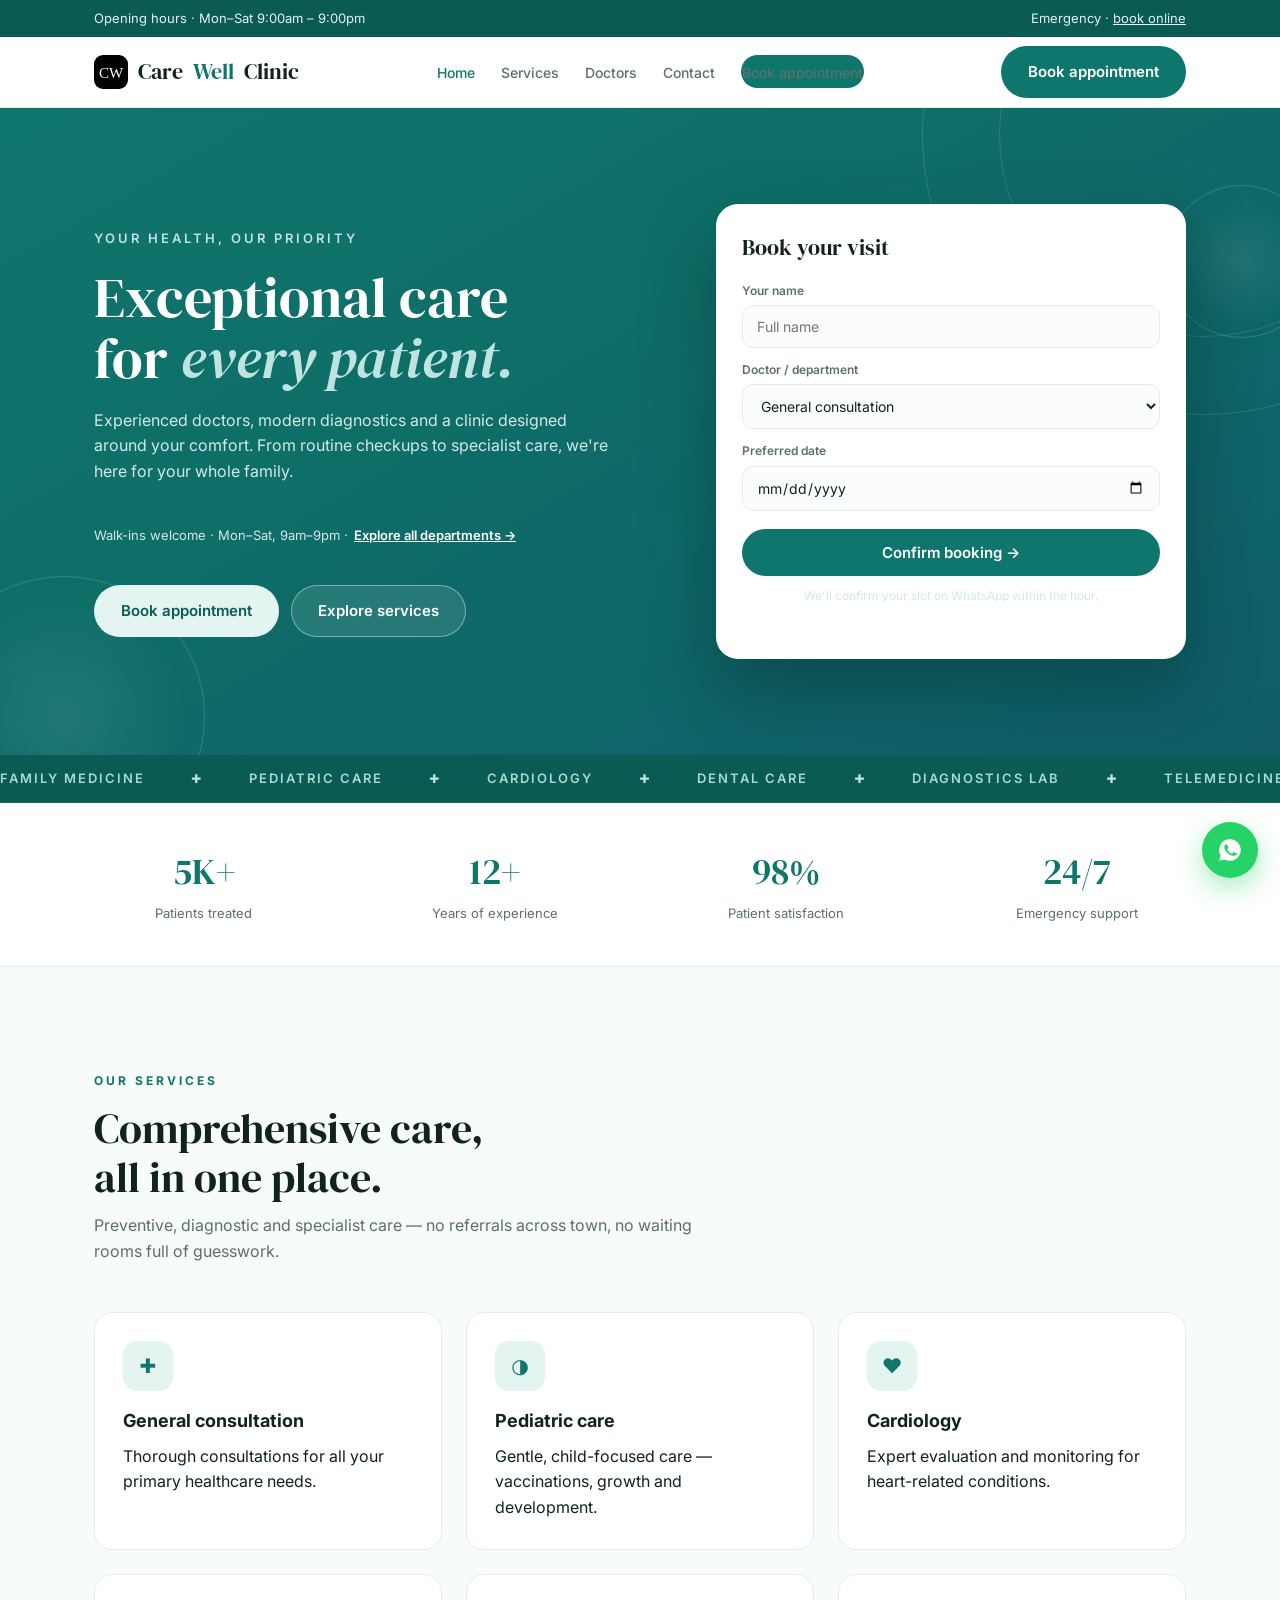
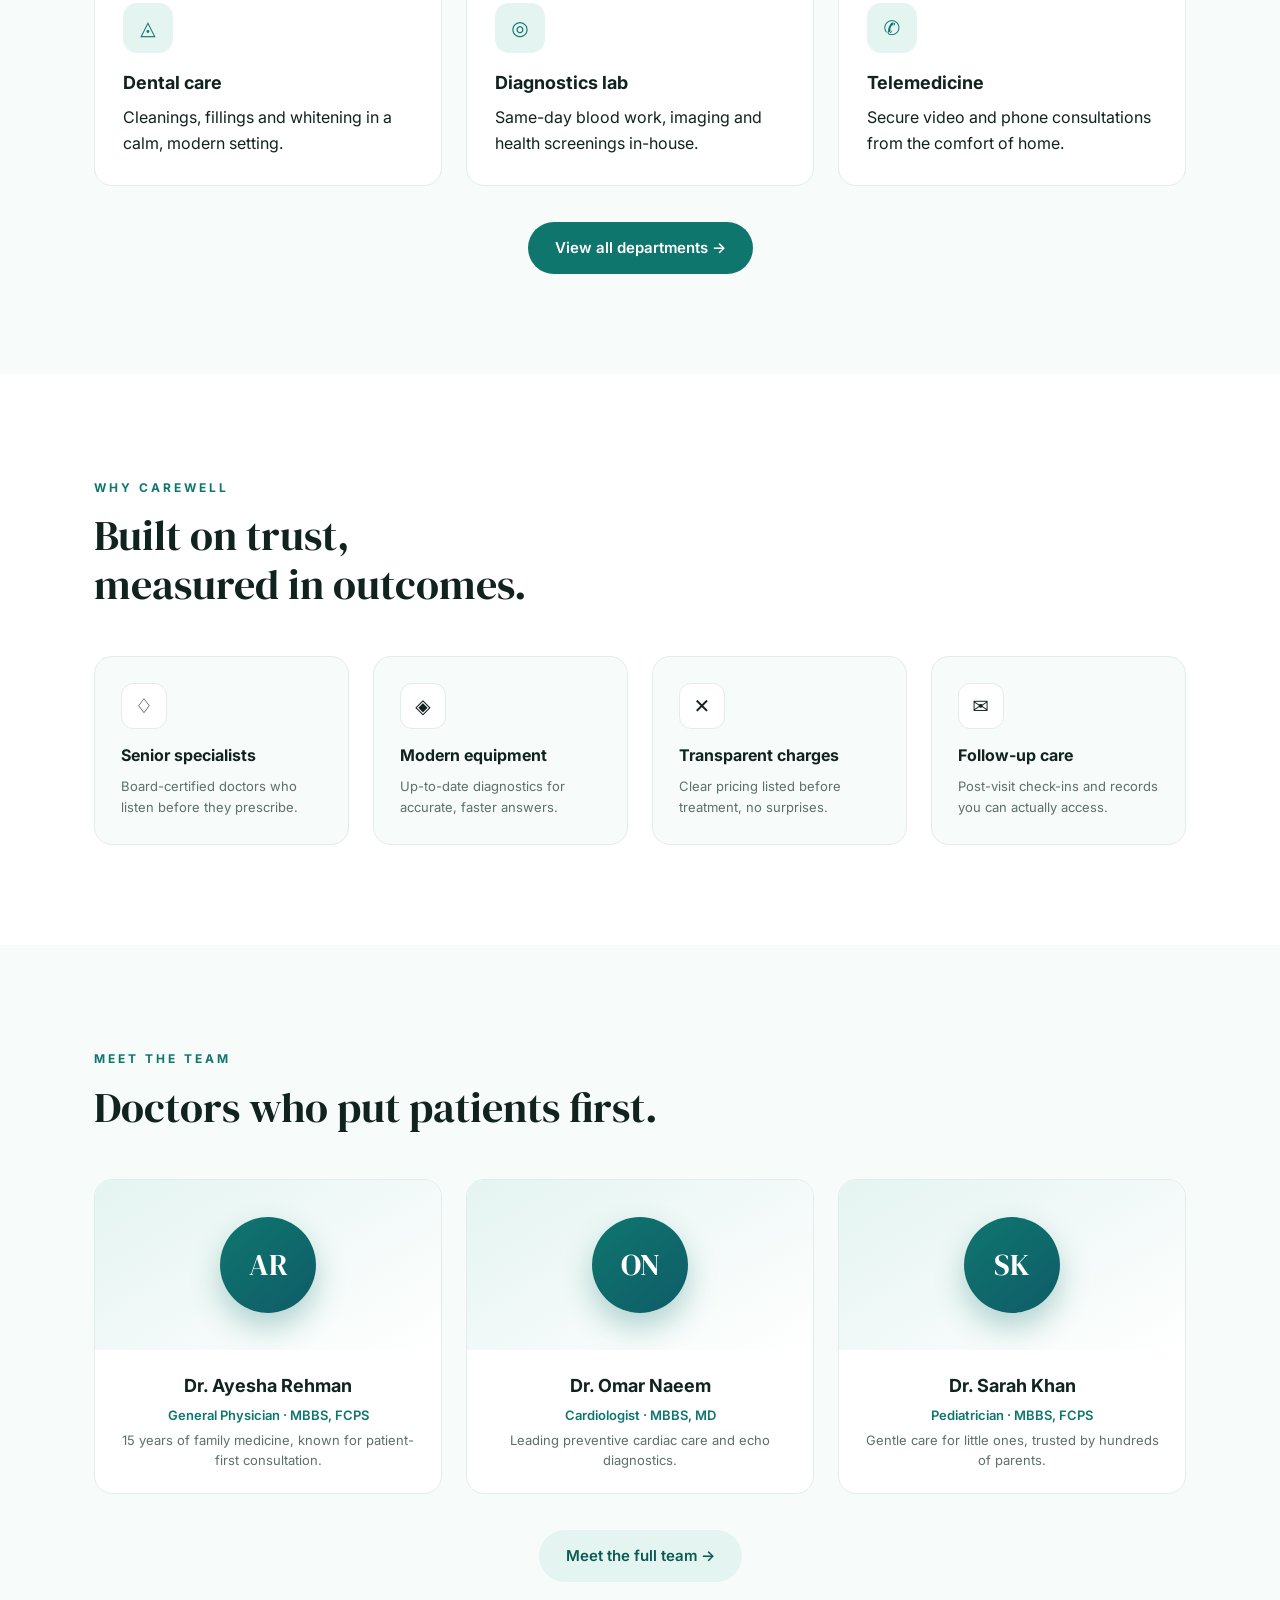
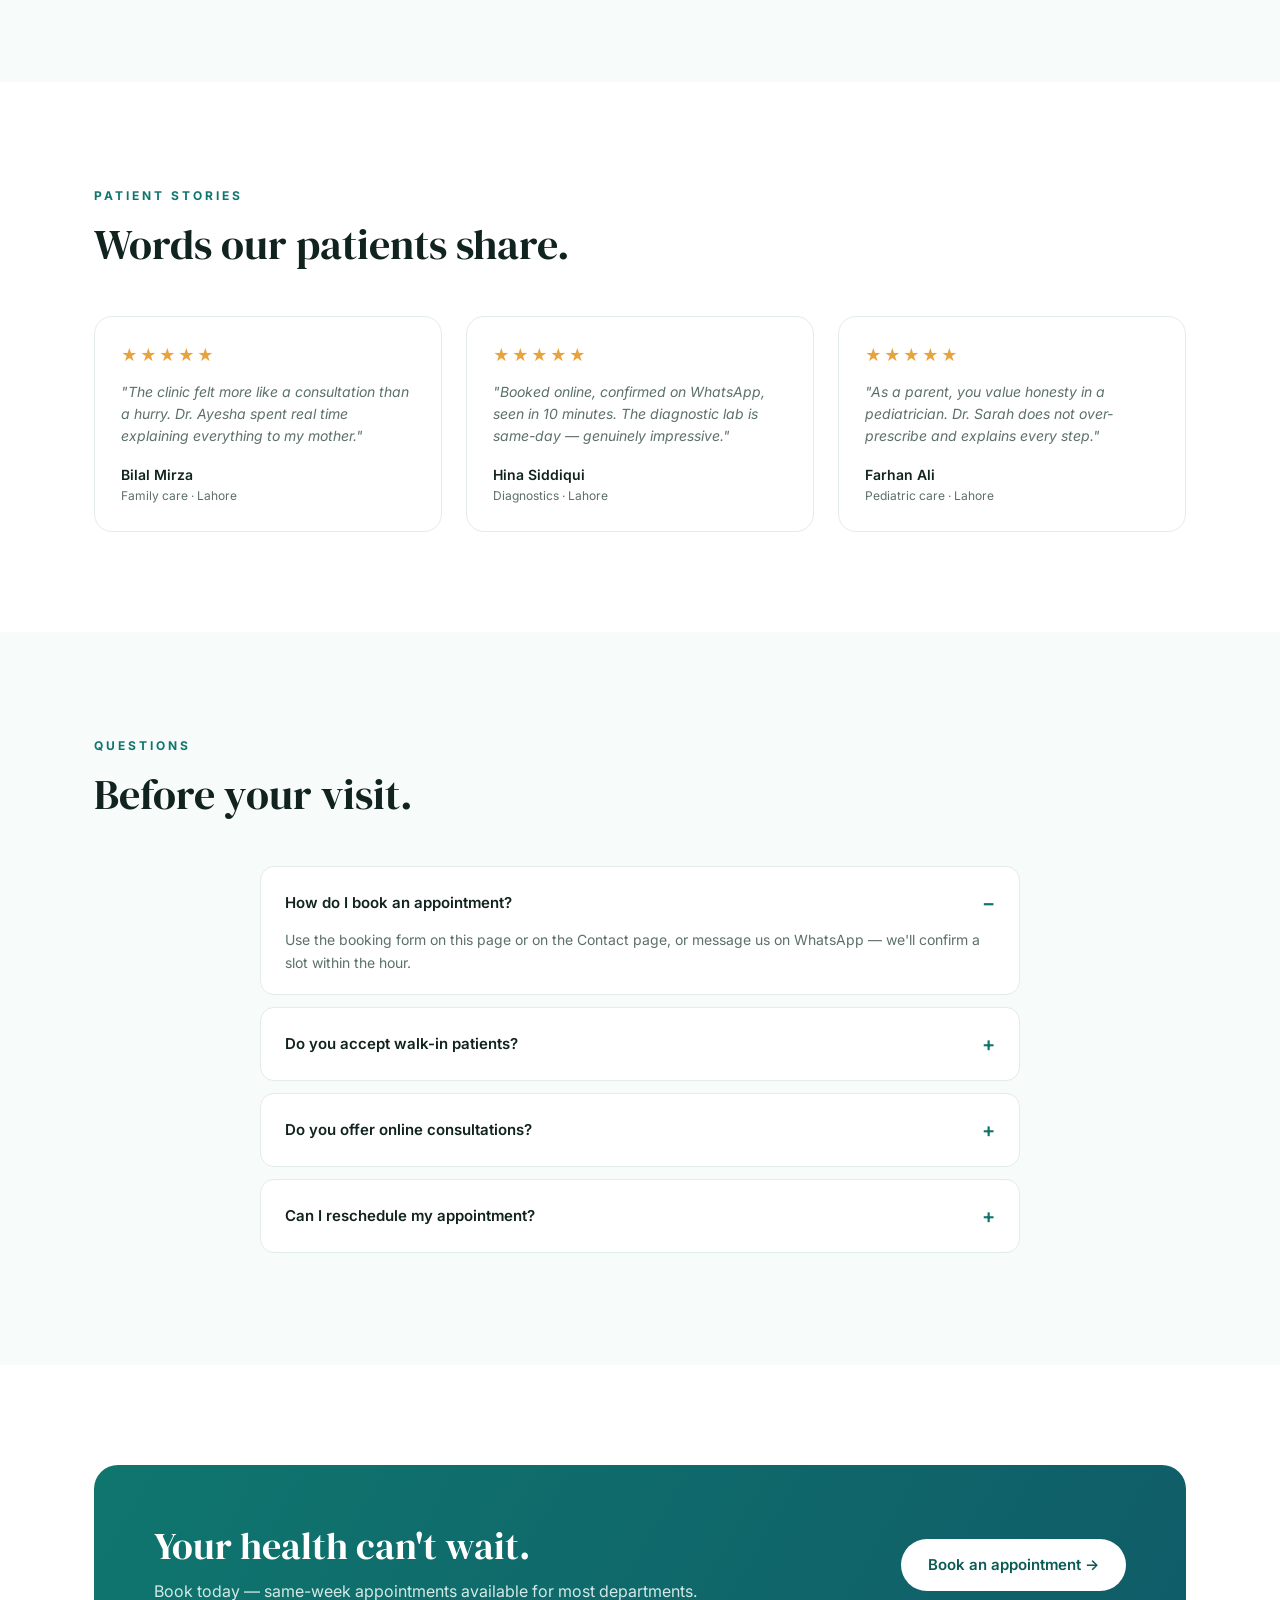
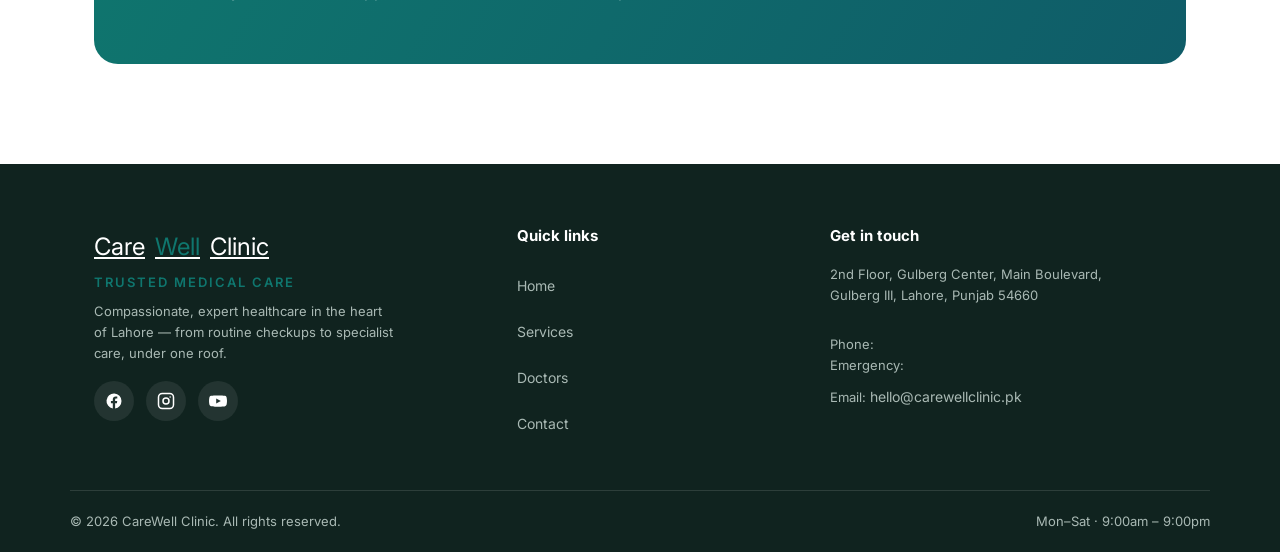
<file: index.html>
<!DOCTYPE html>
<html lang="en">
<head>
<meta charset="UTF-8" />
<meta name="viewport" content="width=device-width, initial-scale=1.0" />
<link rel="icon" type="image/svg+xml" href="/favicon.svg" />
<title>CareWell Clinic — Trusted Medical Care in Lahore</title>
<meta name="description" content="CareWell Clinic — compassionate healthcare in Lahore with experienced specialists, modern in-house diagnostics and 24/7 emergency support." />
<link rel="preconnect" href="https://fonts.googleapis.com" />
<link rel="preconnect" href="https://fonts.gstatic.com" crossorigin />
<link href="https://fonts.googleapis.com/css2?family=DM+Serif+Display:ital@0;1&family=Inter:wght@400;500;600;700&display=swap" rel="stylesheet" />
<link rel="stylesheet" href="css/style.css" />
</head>
<body>
<div class="sp" id="sp" aria-hidden="true"></div>
<a class="skip" href="#main">Skip to content</a>

<div class="top-bar"><div class="container"><span>Opening hours · Mon–Sat 9:00am – 9:00pm</span><span>Emergency · <a href="contact.html#book">book online</a></span></div></div>

<header id="site-header">
  <div class="container nav">
    <a class="brand" href="index.html"><svg class="logo" width="34" height="34" viewBox="0 0 34 34" aria-hidden="true"><rect width="34" height="34" rx="9" fill="0F766E"/><text x="17" y="23" text-anchor="middle" font-family="Georgia,serif" font-size="15" fill="#fff">CW</text></svg>Care<span>Well</span> Clinic</a>
    <nav class="nav-links" id="nav-links" aria-label="Primary">
      <a href="index.html" aria-current="page">Home</a>
      <a href="services.html">Services</a>
      <a href="doctors.html">Doctors</a>
      <a href="contact.html">Contact</a>
      <a class="btn btn-teal" href="contact.html#book">Book appointment</a>
    </nav>
    <a class="btn btn-teal" href="contact.html#book">Book appointment</a>
    <button class="nav-toggle" id="nav-toggle" aria-expanded="false" aria-controls="nav-links" aria-label="Toggle navigation menu">
      <svg width="20" height="20" viewBox="0 0 24 24" fill="none" stroke="currentColor" stroke-width="2" stroke-linecap="round" aria-hidden="true"><line x1="3" y1="6" x2="21" y2="6"/><line x1="3" y1="12" x2="21" y2="12"/><line x1="3" y1="18" x2="21" y2="18"/></svg>
    </button>
  </div>
</header>

<main id="main">
  <section class="hero">
    <div class="hero-fx" aria-hidden="true"><div class="ring"></div><div class="orb o1"></div><div class="orb o2"></div></div>
    <div class="container hero-grid">
      <div>
        <span class="kicker rise" style="--d:.05s">Your health, our priority</span>
        <h1 class="rise" style="--d:.15s">Exceptional care for <em>every patient.</em></h1>
        <p class="rise" style="--d:.25s">Experienced doctors, modern diagnostics and a clinic designed around your comfort. From routine checkups to specialist care, we're here for your whole family.</p>
        <p class="hero-note rise" style="--d:.3s">Walk-ins welcome · Mon–Sat, 9am–9pm · <a href="services.html">Explore all departments →</a></p>
        <div class="hero-actions rise" style="--d:.35s">
          <a class="btn btn-soft" href="#book">Book appointment</a>
          <a class="btn btn-ghost-light" href="services.html">Explore services</a>
        </div>
      </div>
      <form class="appt-card booking-form rise" id="book" style="--d:.3s">
        <h3>Book your visit</h3>
        <div class="field">
          <label for="aname">Your name</label>
          <input id="aname" name="bname" type="text" placeholder="Full name" required />
        </div>
        <div class="field">
          <label for="adoctor">Doctor / department</label>
          <select id="adoctor" name="bdep">
            <option>General consultation</option>
            <option>Pediatric care</option>
            <option>Cardiology</option>
            <option>Dental care</option>
            <option>Diagnostics lab</option>
            <option>Telemedicine</option>
            <option>Gynecology</option>
            <option>Physiotherapy</option>
          </select>
        </div>
        <div class="field">
          <label for="adate">Preferred date</label>
          <input id="adate" name="bdate" type="date" required />
        </div>
        <button class="btn btn-teal" type="submit">Confirm booking →</button>
        <p class="form-hint">We'll confirm your slot on WhatsApp within the hour.</p>
      </form>
    </div>
  </section>

  <div class="marquee" aria-hidden="true">
    <div class="marquee-track">
      <span>Family Medicine</span><span>Pediatric Care</span><span>Cardiology</span><span>Dental Care</span><span>Diagnostics Lab</span><span>Telemedicine</span><span>24/7 Emergency</span>
      <span>Family Medicine</span><span>Pediatric Care</span><span>Cardiology</span><span>Dental Care</span><span>Diagnostics Lab</span><span>Telemedicine</span><span>24/7 Emergency</span>
    </div>
  </div>

  <div class="stats"><div class="container stats-grid">
    <div class="stat"><strong data-count="5" data-suffix="K+">5K+</strong><span>Patients treated</span></div>
    <div class="stat"><strong data-count="12" data-suffix="+">12+</strong><span>Years of experience</span></div>
    <div class="stat"><strong data-count="98" data-suffix="%">98%</strong><span>Patient satisfaction</span></div>
    <div class="stat"><strong>24/7</strong><span>Emergency support</span></div>
  </div></div>

  <section id="services">
    <div class="container">
      <div class="sec-head reveal">
        <span class="kicker">Our services</span>
        <h2>Comprehensive care, all in one place.</h2>
        <p>Preventive, diagnostic and specialist care — no referrals across town, no waiting rooms full of guesswork.</p>
      </div>
      <div class="serv-grid">
        <div class="serv reveal"><span class="ic">✚</span><h3>General consultation</h3><p>Thorough consultations for all your primary healthcare needs.</p></div>
        <div class="serv reveal"><span class="ic">◑</span><h3>Pediatric care</h3><p>Gentle, child-focused care — vaccinations, growth and development.</p></div>
        <div class="serv reveal"><span class="ic">♥</span><h3>Cardiology</h3><p>Expert evaluation and monitoring for heart-related conditions.</p></div>
        <div class="serv reveal"><span class="ic">◬</span><h3>Dental care</h3><p>Cleanings, fillings and whitening in a calm, modern setting.</p></div>
        <div class="serv reveal"><span class="ic">◎</span><h3>Diagnostics lab</h3><p>Same-day blood work, imaging and health screenings in-house.</p></div>
        <div class="serv reveal"><span class="ic">✆</span><h3>Telemedicine</h3><p>Secure video and phone consultations from the comfort of home.</p></div>
      </div>
      <p class="reveal" style="text-align:center;margin-top:36px"><a class="btn btn-teal" href="services.html">View all departments →</a></p>
    </div>
  </section>

  <section id="why" class="alt">
    <div class="container">
      <div class="sec-head reveal"><span class="kicker">Why CareWell</span><h2>Built on trust, measured in outcomes.</h2></div>
      <div class="why-grid">
        <div class="why reveal"><span class="ic">♢</span><h3>Senior specialists</h3><p>Board-certified doctors who listen before they prescribe.</p></div>
        <div class="why reveal"><span class="ic">◈</span><h3>Modern equipment</h3><p>Up-to-date diagnostics for accurate, faster answers.</p></div>
        <div class="why reveal"><span class="ic">✕</span><h3>Transparent charges</h3><p>Clear pricing listed before treatment, no surprises.</p></div>
        <div class="why reveal"><span class="ic">✉</span><h3>Follow-up care</h3><p>Post-visit check-ins and records you can actually access.</p></div>
      </div>
    </div>
  </section>

  <section id="doctors">
    <div class="container">
      <div class="sec-head reveal"><span class="kicker">Meet the team</span><h2>Doctors who put patients first.</h2></div>
      <div class="doc-grid">
        <div class="doc reveal"><div class="doc-art"><div class="avatar">AR</div></div><div class="doc-body"><h3>Dr. Ayesha Rehman</h3><div class="spec">General Physician · MBBS, FCPS</div><p>15 years of family medicine, known for patient-first consultation.</p></div></div>
        <div class="doc reveal"><div class="doc-art"><div class="avatar">ON</div></div><div class="doc-body"><h3>Dr. Omar Naeem</h3><div class="spec">Cardiologist · MBBS, MD</div><p>Leading preventive cardiac care and echo diagnostics.</p></div></div>
        <div class="doc reveal"><div class="doc-art"><div class="avatar">SK</div></div><div class="doc-body"><h3>Dr. Sarah Khan</h3><div class="spec">Pediatrician · MBBS, FCPS</div><p>Gentle care for little ones, trusted by hundreds of parents.</p></div></div>
      </div>
      <p class="reveal" style="text-align:center;margin-top:36px"><a class="btn btn-soft" href="doctors.html">Meet the full team →</a></p>
    </div>
  </section>

  <section id="stories" class="alt">
    <div class="container">
      <div class="sec-head reveal"><span class="kicker">Patient stories</span><h2>Words our patients share.</h2></div>
      <div class="tst-grid">
        <div class="tst reveal"><div class="stars" aria-hidden="true">★★★★★</div><p>"The clinic felt more like a consultation than a hurry. Dr. Ayesha spent real time explaining everything to my mother."</p><div class="who">Bilal Mirza<span>Family care · Lahore</span></div></div>
        <div class="tst reveal"><div class="stars" aria-hidden="true">★★★★★</div><p>"Booked online, confirmed on WhatsApp, seen in 10 minutes. The diagnostic lab is same-day — genuinely impressive."</p><div class="who">Hina Siddiqui<span>Diagnostics · Lahore</span></div></div>
        <div class="tst reveal"><div class="stars" aria-hidden="true">★★★★★</div><p>"As a parent, you value honesty in a pediatrician. Dr. Sarah does not over-prescribe and explains every step."</p><div class="who">Farhan Ali<span>Pediatric care · Lahore</span></div></div>
      </div>
    </div>
  </section>

  <section id="faq">
    <div class="container">
      <div class="sec-head reveal"><span class="kicker">Questions</span><h2>Before your visit.</h2></div>
      <div class="faq reveal">
        <details open><summary>How do I book an appointment?</summary><p>Use the booking form on this page or on the Contact page, or message us on WhatsApp — we'll confirm a slot within the hour.</p></details>
        <details><summary>Do you accept walk-in patients?</summary><p>Yes. Booking in advance is recommended to secure your preferred doctor and reduce waiting time.</p></details>
        <details><summary>Do you offer online consultations?</summary><p>Yes — secure video and phone consultations for many services, from anywhere in Pakistan.</p></details>
        <details><summary>Can I reschedule my appointment?</summary><p>Easily. Message us on WhatsApp at least 24 hours before your slot and we'll rebook it for you.</p></details>
      </div>
    </div>
  </section>

  <section id="contact" class="alt">
    <div class="container">
      <div class="cta-band reveal">
        <div><h2>Your health can't wait.</h2><p>Book today — same-week appointments available for most departments.</p></div>
        <a class="btn btn-soft" href="contact.html#book">Book an appointment →</a>
      </div>
    </div>
  </section>
</main>

<footer>
  <div class="container footer-grid">
    <div>
      <a class="brand" href="index.html">Care<span>Well</span> Clinic</a>
      <span class="footer-tag">Trusted Medical Care</span>
      <p>Compassionate, expert healthcare in the heart of Lahore — from routine checkups to specialist care, under one roof.</p>
      <div class="social">
        <a href="#" aria-label="CareWell Clinic on Facebook"><svg width="18" height="18" viewBox="0 0 24 24" fill="currentColor" aria-hidden="true"><path d="M22 12a10 10 0 1 0-11.6 9.9v-7H7.9V12h2.5V9.8c0-2.5 1.5-3.9 3.8-3.9 1.1 0 2.2.2 2.2.2v2.5h-1.3c-1.2 0-1.6.8-1.6 1.6V12h2.8l-.4 2.9h-2.4v7A10 10 0 0 0 22 12z"/></svg></a>
        <a href="#" aria-label="CareWell Clinic on Instagram"><svg width="18" height="18" viewBox="0 0 24 24" fill="none" stroke="currentColor" stroke-width="2" aria-hidden="true"><rect x="2" y="2" width="20" height="20" rx="5"/><circle cx="12" cy="12" r="4"/><circle cx="17.5" cy="6.5" r="1" fill="currentColor" stroke="none"/></svg></a>
        <a href="#" aria-label="CareWell Clinic on YouTube"><svg width="18" height="18" viewBox="0 0 24 24" fill="currentColor" aria-hidden="true"><path d="M23.5 7.2a3 3 0 0 0-2.1-2.1C19.6 4.5 12 4.5 12 4.5s-7.6 0-9.4.6A3 3 0 0 0 .5 7.2 31 31 0 0 0 0 12a31 31 0 0 0 .5 4.8 3 3 0 0 0 2.1 2.1c1.8.6 9.4.6 9.4.6s7.6 0 9.4-.6a3 3 0 0 0 2.1-2.1A31 31 0 0 0 24 12a31 31 0 0 0-.5-4.8zM9.6 15.4V8.6l6.2 3.4-6.2 3.4z"/></svg></a>
      </div>
    </div>
    <div>
      <h3>Quick links</h3>
      <ul>
        <li><a href="index.html">Home</a></li>
        <li><a href="services.html">Services</a></li>
        <li><a href="doctors.html">Doctors</a></li>
        <li><a href="contact.html">Contact</a></li>
      </ul>
    </div>
    <div>
      <h3>Get in touch</h3>
      <address>
        <p>2nd Floor, Gulberg Center, Main Boulevard,<br />Gulberg III, Lahore, Punjab 54660</p>
        <p style="margin-top:10px">Phone: <br />Emergency: <br />Email: <a href="mailto:hello@carewellclinic.pk">hello@carewellclinic.pk</a></p>
      </address>
    </div>
  </div>
  <div class="container footer-bottom">
    <span>© 2026 CareWell Clinic. All rights reserved.</span>
    <span>Mon–Sat · 9:00am – 9:00pm</span>
  </div>
</footer>

<a class="wa" href="contact.html#book" target="_blank" rel="noopener" aria-label="Chat with CareWell Clinic on WhatsApp">
  <svg width="26" height="26" viewBox="0 0 24 24" fill="currentColor" aria-hidden="true"><path d="M12 2a10 10 0 0 0-8.6 15.1L2 22l5-1.3A10 10 0 1 0 12 2zm5.5 14.1c-.2.6-1.2 1.2-1.7 1.2-.5.1-1 .2-3.3-.7-2.8-1.1-4.6-4-4.7-4.2-.1-.2-1.1-1.5-1.1-2.9s.7-2 1-2.3c.2-.3.5-.3.7-.3h.5c.2 0 .4 0 .6.5l.9 2.1c.1.2.1.4 0 .6l-.5.7-.4.4c-.1.1-.3.3-.1.6.2.3.8 1.3 1.7 2.1 1.2 1.1 2.2 1.4 2.5 1.5.3.2.5.1.7-.1l1-1.2c.2-.3.4-.2.7-.1l2 1c.3.1.5.2.6.3.1.1.1.8-.1 1.3z"/></svg>
</a>

<script src="js/main.js"></script>
</body>
</html>
</file>
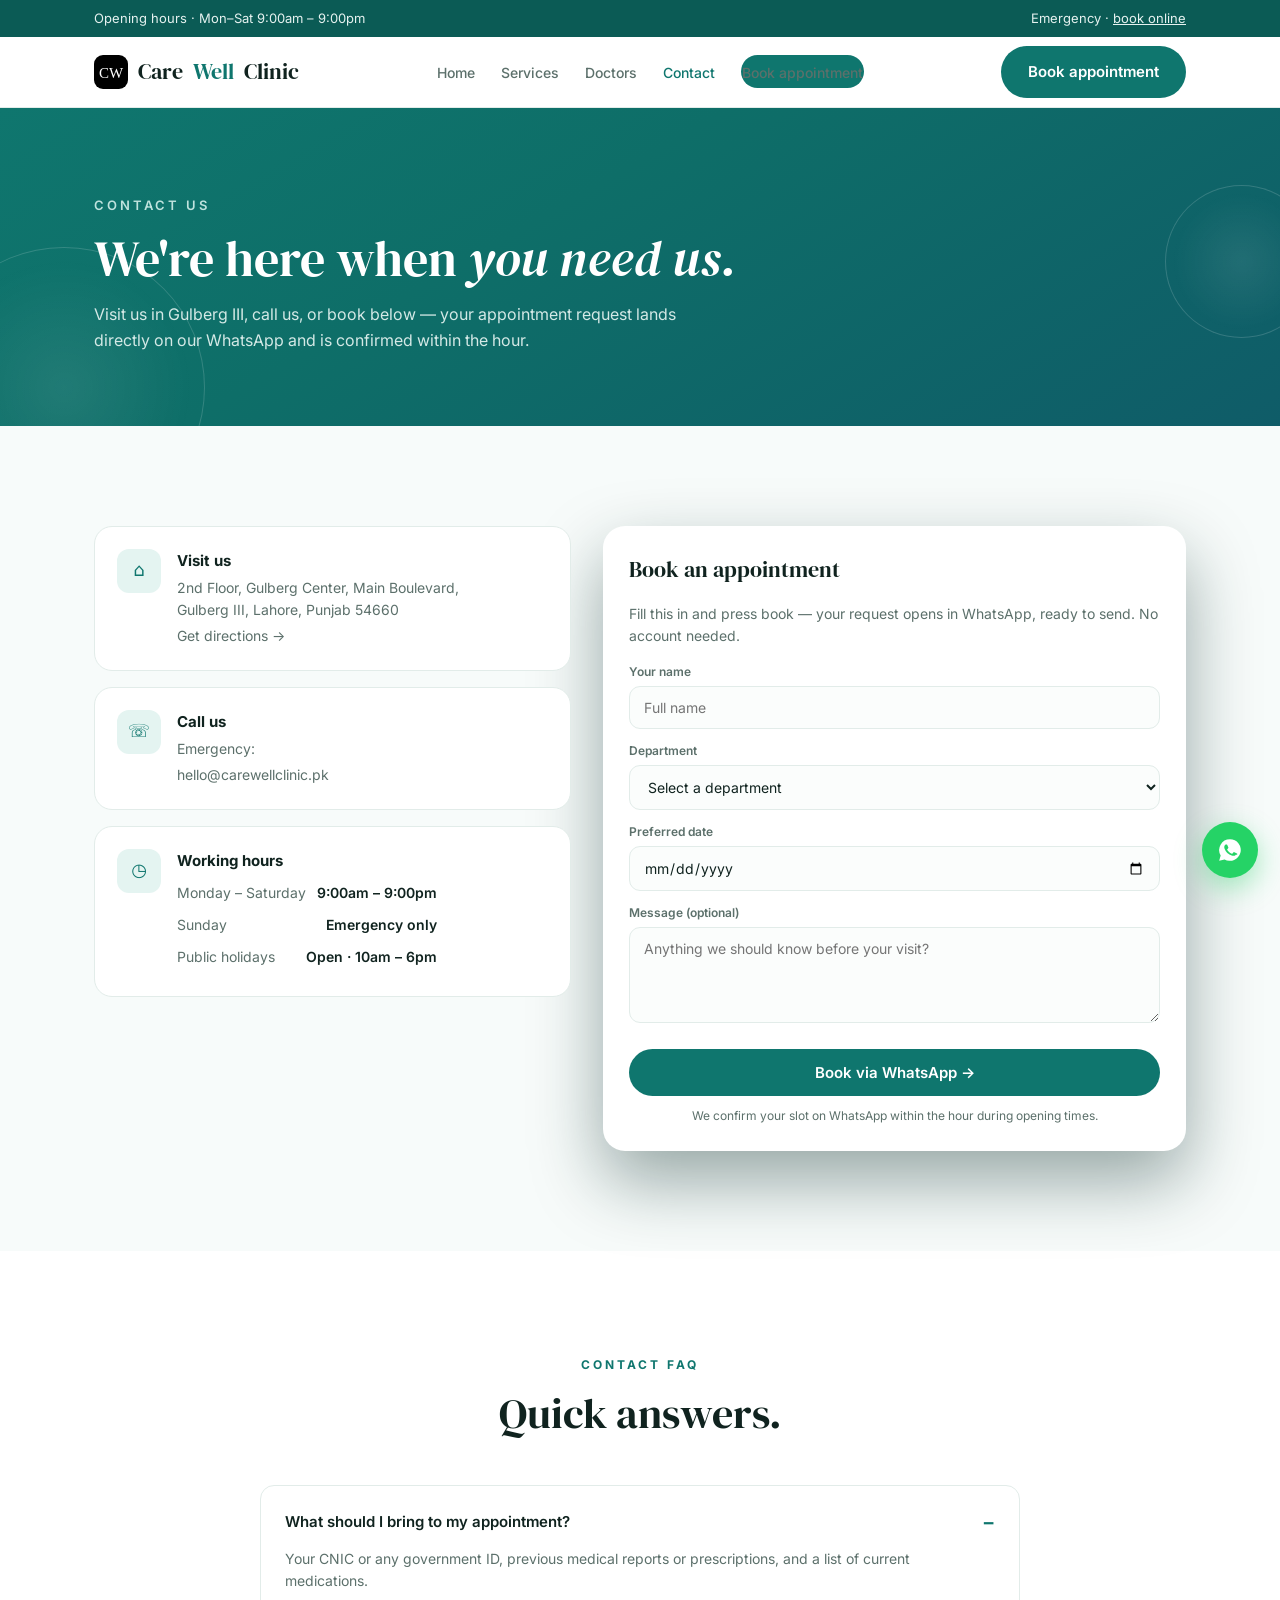
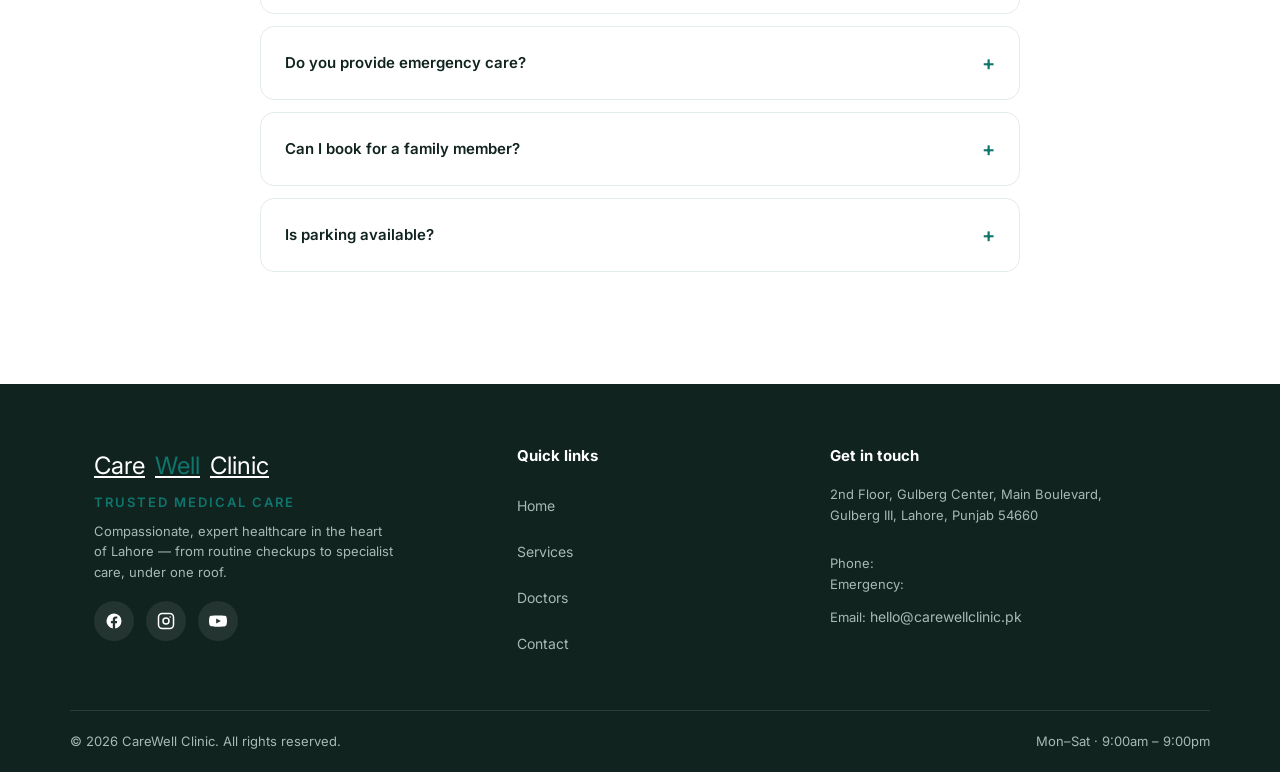
<file: contact.html>
<!DOCTYPE html>
<html lang="en">
<head>
<meta charset="UTF-8" />
<meta name="viewport" content="width=device-width, initial-scale=1.0" />
<link rel="icon" type="image/svg+xml" href="/favicon.svg" />
<title>Contact Us — CareWell Clinic Lahore</title>
<meta name="description" content="Contact CareWell Clinic in Gulberg III, Lahore. Visit us Mon–Sat 9am–9pm, or book an appointment online for instant confirmation." />
<link rel="preconnect" href="https://fonts.googleapis.com" />
<link rel="preconnect" href="https://fonts.gstatic.com" crossorigin />
<link href="https://fonts.googleapis.com/css2?family=DM+Serif+Display:ital@0;1&family=Inter:wght@400;500;600;700&display=swap" rel="stylesheet" />
<link rel="stylesheet" href="css/style.css" />
</head>
<body>
<div class="sp" id="sp" aria-hidden="true"></div>
<a class="skip" href="#main">Skip to content</a>

<div class="top-bar"><div class="container"><span>Opening hours · Mon–Sat 9:00am – 9:00pm</span><span>Emergency · <a href="contact.html#book">book online</a></span></div></div>

<header id="site-header">
  <div class="container nav">
    <a class="brand" href="index.html"><svg class="logo" width="34" height="34" viewBox="0 0 34 34" aria-hidden="true"><rect width="34" height="34" rx="9" fill="0F766E"/><text x="17" y="23" text-anchor="middle" font-family="Georgia,serif" font-size="15" fill="#fff">CW</text></svg>Care<span>Well</span> Clinic</a>
    <nav class="nav-links" id="nav-links" aria-label="Primary">
      <a href="index.html">Home</a>
      <a href="services.html">Services</a>
      <a href="doctors.html">Doctors</a>
      <a href="contact.html" aria-current="page">Contact</a>
      <a class="btn btn-teal" href="#book">Book appointment</a>
    </nav>
    <a class="btn btn-teal" href="#book">Book appointment</a>
    <button class="nav-toggle" id="nav-toggle" aria-expanded="false" aria-controls="nav-links" aria-label="Toggle navigation menu">
      <svg width="20" height="20" viewBox="0 0 24 24" fill="none" stroke="currentColor" stroke-width="2" stroke-linecap="round" aria-hidden="true"><line x1="3" y1="6" x2="21" y2="6"/><line x1="3" y1="12" x2="21" y2="12"/><line x1="3" y1="18" x2="21" y2="18"/></svg>
    </button>
  </div>
</header>

<main id="main">
  <section class="page-hero">
    <div class="hero-fx" aria-hidden="true"><div class="orb o1"></div><div class="orb o2"></div></div>
    <div class="container">
      <span class="kicker rise" style="--d:.05s">Contact us</span>
      <h1 class="rise" style="--d:.15s">We're here when <em>you need us.</em></h1>
      <p class="rise" style="--d:.25s">Visit us in Gulberg III, call us, or book below — your appointment request lands directly on our WhatsApp and is confirmed within the hour.</p>
    </div>
  </section>

  <section id="visit">
    <div class="container contact-grid">
      <div class="info-list reveal">
        <div class="info-item">
          <span class="ic" aria-hidden="true">⌂</span>
          <div>
            <h3>Visit us</h3>
            <p>2nd Floor, Gulberg Center, Main Boulevard,<br />Gulberg III, Lahore, Punjab 54660</p>
            <p style="margin-top:4px"><a href="https://maps.google.com/?q=Gulberg+III+Lahore" target="_blank" rel="noopener">Get directions →</a></p>
          </div>
        </div>
        <div class="info-item">
          <span class="ic" aria-hidden="true">☏</span>
          <div>
            <h3>Call us</h3>
            <p></p>
            <p style="margin-top:4px">Emergency: </p>
            <p style="margin-top:4px"><a href="mailto:hello@carewellclinic.pk">hello@carewellclinic.pk</a></p>
          </div>
        </div>
        <div class="info-item">
          <span class="ic" aria-hidden="true">◷</span>
          <div>
            <h3>Working hours</h3>
            <table class="hours-table">
              <tr><td>Monday – Saturday</td><td class="today">9:00am – 9:00pm</td></tr>
              <tr><td>Sunday</td><td>Emergency only</td></tr>
              <tr><td>Public holidays</td><td>Open · 10am – 6pm</td></tr>
            </table>
          </div>
        </div>
      </div>

      <form class="appt-card booking-form reveal" id="book">
        <h3>Book an appointment</h3>
        <p style="font-size:14px;color:var(--muted);margin-bottom:14px">Fill this in and press book — your request opens in WhatsApp, ready to send. No account needed.</p>
        <div class="field">
          <label for="bname">Your name</label>
          <input id="bname" name="bname" type="text" placeholder="Full name" required autocomplete="name" />
        </div>
        <div class="field">
          <label for="bdep">Department</label>
          <select id="bdep" name="bdep" required>
            <option value="" selected disabled>Select a department</option>
            <option>General consultation</option>
            <option>Pediatric care</option>
            <option>Cardiology</option>
            <option>Dental care</option>
            <option>Diagnostics lab</option>
            <option>Telemedicine</option>
            <option>Gynecology</option>
            <option>Physiotherapy</option>
          </select>
        </div>
        <div class="field">
          <label for="bdate">Preferred date</label>
          <input id="bdate" name="bdate" type="date" required />
        </div>
        <div class="field">
          <label for="bmsg">Message (optional)</label>
          <textarea id="bmsg" name="bmsg" placeholder="Anything we should know before your visit?"></textarea>
        </div>
        <button class="btn btn-teal" type="submit">Book via WhatsApp →</button>
        <p class="form-hint">We confirm your slot on WhatsApp within the hour during opening times.</p>
      </form>
    </div>
  </section>

  <section id="cfaq" class="alt">
    <div class="container">
      <div class="sec-head reveal sec-center"><span class="kicker">Contact FAQ</span><h2>Quick answers.</h2></div>
      <div class="faq reveal">
        <details open><summary>What should I bring to my appointment?</summary><p>Your CNIC or any government ID, previous medical reports or prescriptions, and a list of current medications.</p></details>
        <details><summary>Do you provide emergency care?</summary><p>Our emergency line is answered 24/7. For life-threatening emergencies, call 1121 or visit the nearest emergency department.</p></details>
        <details><summary>Can I book for a family member?</summary><p>Yes — book on their behalf and mention their name, age and the reason for the visit in the message field.</p></details>
        <details><summary>Is parking available?</summary><p>Yes, free visitor parking is available for patients in the plaza basement, with elevator access to the clinic.</p></details>
      </div>
    </div>
  </section>
</main>

<footer>
  <div class="container footer-grid">
    <div>
      <a class="brand" href="index.html">Care<span>Well</span> Clinic</a>
      <span class="footer-tag">Trusted Medical Care</span>
      <p>Compassionate, expert healthcare in the heart of Lahore — from routine checkups to specialist care, under one roof.</p>
      <div class="social">
        <a href="#" aria-label="CareWell Clinic on Facebook"><svg width="18" height="18" viewBox="0 0 24 24" fill="currentColor" aria-hidden="true"><path d="M22 12a10 10 0 1 0-11.6 9.9v-7H7.9V12h2.5V9.8c0-2.5 1.5-3.9 3.8-3.9 1.1 0 2.2.2 2.2.2v2.5h-1.3c-1.2 0-1.6.8-1.6 1.6V12h2.8l-.4 2.9h-2.4v7A10 10 0 0 0 22 12z"/></svg></a>
        <a href="#" aria-label="CareWell Clinic on Instagram"><svg width="18" height="18" viewBox="0 0 24 24" fill="none" stroke="currentColor" stroke-width="2" aria-hidden="true"><rect x="2" y="2" width="20" height="20" rx="5"/><circle cx="12" cy="12" r="4"/><circle cx="17.5" cy="6.5" r="1" fill="currentColor" stroke="none"/></svg></a>
        <a href="#" aria-label="CareWell Clinic on YouTube"><svg width="18" height="18" viewBox="0 0 24 24" fill="currentColor" aria-hidden="true"><path d="M23.5 7.2a3 3 0 0 0-2.1-2.1C19.6 4.5 12 4.5 12 4.5s-7.6 0-9.4.6A3 3 0 0 0 .5 7.2 31 31 0 0 0 0 12a31 31 0 0 0 .5 4.8 3 3 0 0 0 2.1 2.1c1.8.6 9.4.6 9.4.6s7.6 0 9.4-.6a3 3 0 0 0 2.1-2.1A31 31 0 0 0 24 12a31 31 0 0 0-.5-4.8zM9.6 15.4V8.6l6.2 3.4-6.2 3.4z"/></svg></a>
      </div>
    </div>
    <div>
      <h3>Quick links</h3>
      <ul>
        <li><a href="index.html">Home</a></li>
        <li><a href="services.html">Services</a></li>
        <li><a href="doctors.html">Doctors</a></li>
        <li><a href="contact.html">Contact</a></li>
      </ul>
    </div>
    <div>
      <h3>Get in touch</h3>
      <address>
        <p>2nd Floor, Gulberg Center, Main Boulevard,<br />Gulberg III, Lahore, Punjab 54660</p>
        <p style="margin-top:10px">Phone: <br />Emergency: <br />Email: <a href="mailto:hello@carewellclinic.pk">hello@carewellclinic.pk</a></p>
      </address>
    </div>
  </div>
  <div class="container footer-bottom">
    <span>© 2026 CareWell Clinic. All rights reserved.</span>
    <span>Mon–Sat · 9:00am – 9:00pm</span>
  </div>
</footer>

<a class="wa" href="contact.html#book" target="_blank" rel="noopener" aria-label="Chat with CareWell Clinic on WhatsApp">
  <svg width="26" height="26" viewBox="0 0 24 24" fill="currentColor" aria-hidden="true"><path d="M12 2a10 10 0 0 0-8.6 15.1L2 22l5-1.3A10 10 0 1 0 12 2zm5.5 14.1c-.2.6-1.2 1.2-1.7 1.2-.5.1-1 .2-3.3-.7-2.8-1.1-4.6-4-4.7-4.2-.1-.2-1.1-1.5-1.1-2.9s.7-2 1-2.3c.2-.3.5-.3.7-.3h.5c.2 0 .4 0 .6.5l.9 2.1c.1.2.1.4 0 .6l-.5.7-.4.4c-.1.1-.3.3-.1.6.2.3.8 1.3 1.7 2.1 1.2 1.1 2.2 1.4 2.5 1.5.3.2.5.1.7-.1l1-1.2c.2-.3.4-.2.7-.1l2 1c.3.1.5.2.6.3.1.1.1.8-.1 1.3z"/></svg>
</a>

<script src="js/main.js"></script>
</body>
</html>
</file>
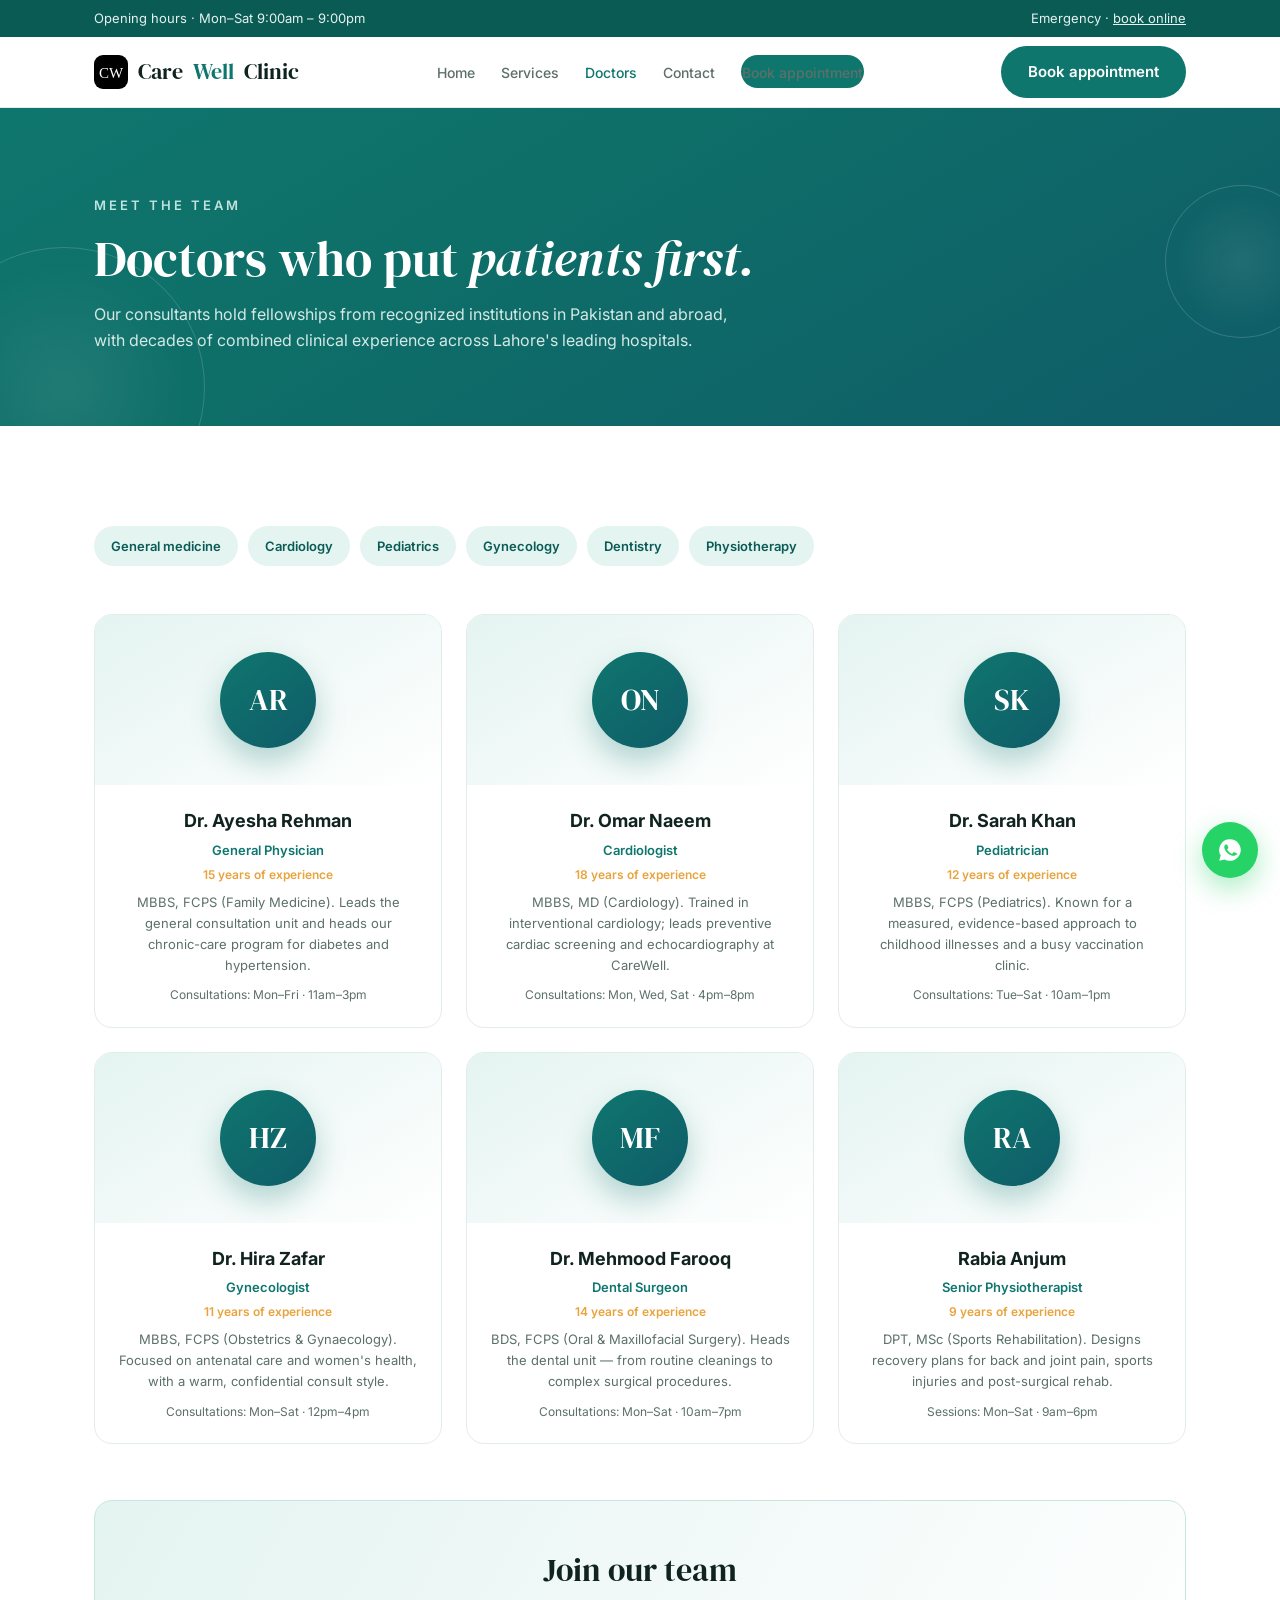
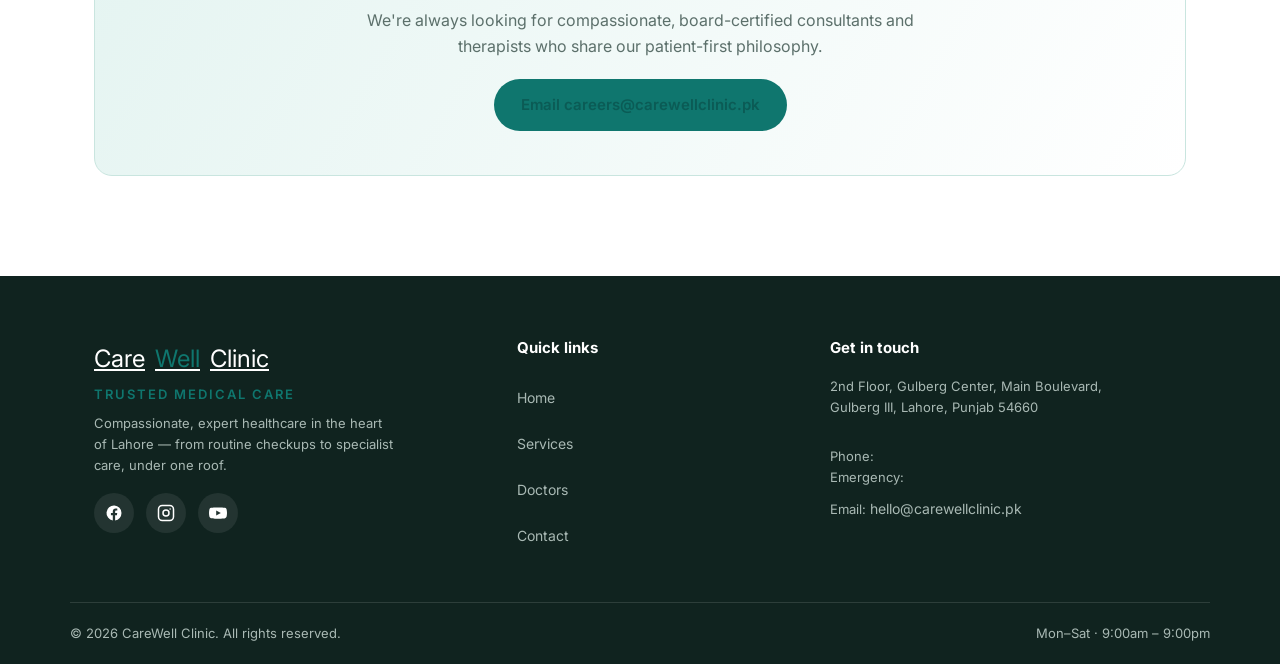
<file: doctors.html>
<!DOCTYPE html>
<html lang="en">
<head>
<meta charset="UTF-8" />
<meta name="viewport" content="width=device-width, initial-scale=1.0" />
<link rel="icon" type="image/svg+xml" href="/favicon.svg" />
<title>Our Doctors — CareWell Clinic Lahore</title>
<meta name="description" content="Meet the consultant team at CareWell Clinic Lahore — board-certified specialists in general medicine, cardiology, pediatrics, gynecology, dentistry and physiotherapy." />
<link rel="preconnect" href="https://fonts.googleapis.com" />
<link rel="preconnect" href="https://fonts.gstatic.com" crossorigin />
<link href="https://fonts.googleapis.com/css2?family=DM+Serif+Display:ital@0;1&family=Inter:wght@400;500;600;700&display=swap" rel="stylesheet" />
<link rel="stylesheet" href="css/style.css" />
</head>
<body>
<div class="sp" id="sp" aria-hidden="true"></div>
<a class="skip" href="#main">Skip to content</a>

<div class="top-bar"><div class="container"><span>Opening hours · Mon–Sat 9:00am – 9:00pm</span><span>Emergency · <a href="contact.html#book">book online</a></span></div></div>

<header id="site-header">
  <div class="container nav">
    <a class="brand" href="index.html"><svg class="logo" width="34" height="34" viewBox="0 0 34 34" aria-hidden="true"><rect width="34" height="34" rx="9" fill="0F766E"/><text x="17" y="23" text-anchor="middle" font-family="Georgia,serif" font-size="15" fill="#fff">CW</text></svg>Care<span>Well</span> Clinic</a>
    <nav class="nav-links" id="nav-links" aria-label="Primary">
      <a href="index.html">Home</a>
      <a href="services.html">Services</a>
      <a href="doctors.html" aria-current="page">Doctors</a>
      <a href="contact.html">Contact</a>
      <a class="btn btn-teal" href="contact.html#book">Book appointment</a>
    </nav>
    <a class="btn btn-teal" href="contact.html#book">Book appointment</a>
    <button class="nav-toggle" id="nav-toggle" aria-expanded="false" aria-controls="nav-links" aria-label="Toggle navigation menu">
      <svg width="20" height="20" viewBox="0 0 24 24" fill="none" stroke="currentColor" stroke-width="2" stroke-linecap="round" aria-hidden="true"><line x1="3" y1="6" x2="21" y2="6"/><line x1="3" y1="12" x2="21" y2="12"/><line x1="3" y1="18" x2="21" y2="18"/></svg>
    </button>
  </div>
</header>

<main id="main">
  <section class="page-hero">
    <div class="hero-fx" aria-hidden="true"><div class="orb o1"></div><div class="orb o2"></div></div>
    <div class="container">
      <span class="kicker rise" style="--d:.05s">Meet the team</span>
      <h1 class="rise" style="--d:.15s">Doctors who put <em>patients first.</em></h1>
      <p class="rise" style="--d:.25s">Our consultants hold fellowships from recognized institutions in Pakistan and abroad, with decades of combined clinical experience across Lahore's leading hospitals.</p>
    </div>
  </section>

  <section id="team" class="alt">
    <div class="container">
      <div class="dept-index reveal" aria-label="Departments covered">
        <a href="services.html#general">General medicine</a>
        <a href="services.html#cardiology">Cardiology</a>
        <a href="services.html#pediatric">Pediatrics</a>
        <a href="services.html#gynecology">Gynecology</a>
        <a href="services.html#dental">Dentistry</a>
        <a href="services.html#physio">Physiotherapy</a>
      </div>

      <div class="doc-grid">
        <article class="doc reveal">
          <div class="doc-art"><div class="avatar">AR</div></div>
          <div class="doc-body">
            <h3>Dr. Ayesha Rehman</h3><div class="spec">General Physician</div><div class="exp">15 years of experience</div>
            <p>MBBS, FCPS (Family Medicine). Leads the general consultation unit and heads our chronic-care program for diabetes and hypertension.</p>
            <div class="meta">Consultations: Mon–Fri · 11am–3pm</div>
          </div>
        </article>

        <article class="doc reveal">
          <div class="doc-art"><div class="avatar">ON</div></div>
          <div class="doc-body">
            <h3>Dr. Omar Naeem</h3><div class="spec">Cardiologist</div><div class="exp">18 years of experience</div>
            <p>MBBS, MD (Cardiology). Trained in interventional cardiology; leads preventive cardiac screening and echocardiography at CareWell.</p>
            <div class="meta">Consultations: Mon, Wed, Sat · 4pm–8pm</div>
          </div>
        </article>

        <article class="doc reveal">
          <div class="doc-art"><div class="avatar">SK</div></div>
          <div class="doc-body">
            <h3>Dr. Sarah Khan</h3><div class="spec">Pediatrician</div><div class="exp">12 years of experience</div>
            <p>MBBS, FCPS (Pediatrics). Known for a measured, evidence-based approach to childhood illnesses and a busy vaccination clinic.</p>
            <div class="meta">Consultations: Tue–Sat · 10am–1pm</div>
          </div>
        </article>

        <article class="doc reveal">
          <div class="doc-art"><div class="avatar">HZ</div></div>
          <div class="doc-body">
            <h3>Dr. Hira Zafar</h3><div class="spec">Gynecologist</div><div class="exp">11 years of experience</div>
            <p>MBBS, FCPS (Obstetrics &amp; Gynaecology). Focused on antenatal care and women's health, with a warm, confidential consult style.</p>
            <div class="meta">Consultations: Mon–Sat · 12pm–4pm</div>
          </div>
        </article>

        <article class="doc reveal">
          <div class="doc-art"><div class="avatar">MF</div></div>
          <div class="doc-body">
            <h3>Dr. Mehmood Farooq</h3><div class="spec">Dental Surgeon</div><div class="exp">14 years of experience</div>
            <p>BDS, FCPS (Oral &amp; Maxillofacial Surgery). Heads the dental unit — from routine cleanings to complex surgical procedures.</p>
            <div class="meta">Consultations: Mon–Sat · 10am–7pm</div>
          </div>
        </article>

        <article class="doc reveal">
          <div class="doc-art"><div class="avatar">RA</div></div>
          <div class="doc-body">
            <h3>Rabia Anjum</h3><div class="spec">Senior Physiotherapist</div><div class="exp">9 years of experience</div>
            <p>DPT, MSc (Sports Rehabilitation). Designs recovery plans for back and joint pain, sports injuries and post-surgical rehab.</p>
            <div class="meta">Sessions: Mon–Sat · 9am–6pm</div>
          </div>
        </article>
      </div>

      <div class="join-note reveal">
        <h2>Join our team</h2>
        <p>We're always looking for compassionate, board-certified consultants and therapists who share our patient-first philosophy.</p>
        <a href="mailto:careers@carewellclinic.pk" class="btn btn-teal">Email careers@carewellclinic.pk</a>
      </div>
    </div>
  </section>
</main>

<footer>
  <div class="container footer-grid">
    <div>
      <a class="brand" href="index.html">Care<span>Well</span> Clinic</a>
      <span class="footer-tag">Trusted Medical Care</span>
      <p>Compassionate, expert healthcare in the heart of Lahore — from routine checkups to specialist care, under one roof.</p>
      <div class="social">
        <a href="#" aria-label="CareWell Clinic on Facebook"><svg width="18" height="18" viewBox="0 0 24 24" fill="currentColor" aria-hidden="true"><path d="M22 12a10 10 0 1 0-11.6 9.9v-7H7.9V12h2.5V9.8c0-2.5 1.5-3.9 3.8-3.9 1.1 0 2.2.2 2.2.2v2.5h-1.3c-1.2 0-1.6.8-1.6 1.6V12h2.8l-.4 2.9h-2.4v7A10 10 0 0 0 22 12z"/></svg></a>
        <a href="#" aria-label="CareWell Clinic on Instagram"><svg width="18" height="18" viewBox="0 0 24 24" fill="none" stroke="currentColor" stroke-width="2" aria-hidden="true"><rect x="2" y="2" width="20" height="20" rx="5"/><circle cx="12" cy="12" r="4"/><circle cx="17.5" cy="6.5" r="1" fill="currentColor" stroke="none"/></svg></a>
        <a href="#" aria-label="CareWell Clinic on YouTube"><svg width="18" height="18" viewBox="0 0 24 24" fill="currentColor" aria-hidden="true"><path d="M23.5 7.2a3 3 0 0 0-2.1-2.1C19.6 4.5 12 4.5 12 4.5s-7.6 0-9.4.6A3 3 0 0 0 .5 7.2 31 31 0 0 0 0 12a31 31 0 0 0 .5 4.8 3 3 0 0 0 2.1 2.1c1.8.6 9.4.6 9.4.6s7.6 0 9.4-.6a3 3 0 0 0 2.1-2.1A31 31 0 0 0 24 12a31 31 0 0 0-.5-4.8zM9.6 15.4V8.6l6.2 3.4-6.2 3.4z"/></svg></a>
      </div>
    </div>
    <div>
      <h3>Quick links</h3>
      <ul>
        <li><a href="index.html">Home</a></li>
        <li><a href="services.html">Services</a></li>
        <li><a href="doctors.html">Doctors</a></li>
        <li><a href="contact.html">Contact</a></li>
      </ul>
    </div>
    <div>
      <h3>Get in touch</h3>
      <address>
        <p>2nd Floor, Gulberg Center, Main Boulevard,<br />Gulberg III, Lahore, Punjab 54660</p>
        <p style="margin-top:10px">Phone: <br />Emergency: <br />Email: <a href="mailto:hello@carewellclinic.pk">hello@carewellclinic.pk</a></p>
      </address>
    </div>
  </div>
  <div class="container footer-bottom">
    <span>© 2026 CareWell Clinic. All rights reserved.</span>
    <span>Mon–Sat · 9:00am – 9:00pm</span>
  </div>
</footer>

<a class="wa" href="contact.html#book" target="_blank" rel="noopener" aria-label="Chat with CareWell Clinic on WhatsApp">
  <svg width="26" height="26" viewBox="0 0 24 24" fill="currentColor" aria-hidden="true"><path d="M12 2a10 10 0 0 0-8.6 15.1L2 22l5-1.3A10 10 0 1 0 12 2zm5.5 14.1c-.2.6-1.2 1.2-1.7 1.2-.5.1-1 .2-3.3-.7-2.8-1.1-4.6-4-4.7-4.2-.1-.2-1.1-1.5-1.1-2.9s.7-2 1-2.3c.2-.3.5-.3.7-.3h.5c.2 0 .4 0 .6.5l.9 2.1c.1.2.1.4 0 .6l-.5.7-.4.4c-.1.1-.3.3-.1.6.2.3.8 1.3 1.7 2.1 1.2 1.1 2.2 1.4 2.5 1.5.3.2.5.1.7-.1l1-1.2c.2-.3.4-.2.7-.1l2 1c.3.1.5.2.6.3.1.1.1.8-.1 1.3z"/></svg>
</a>

<script src="js/main.js"></script>
</body>
</html>
</file>
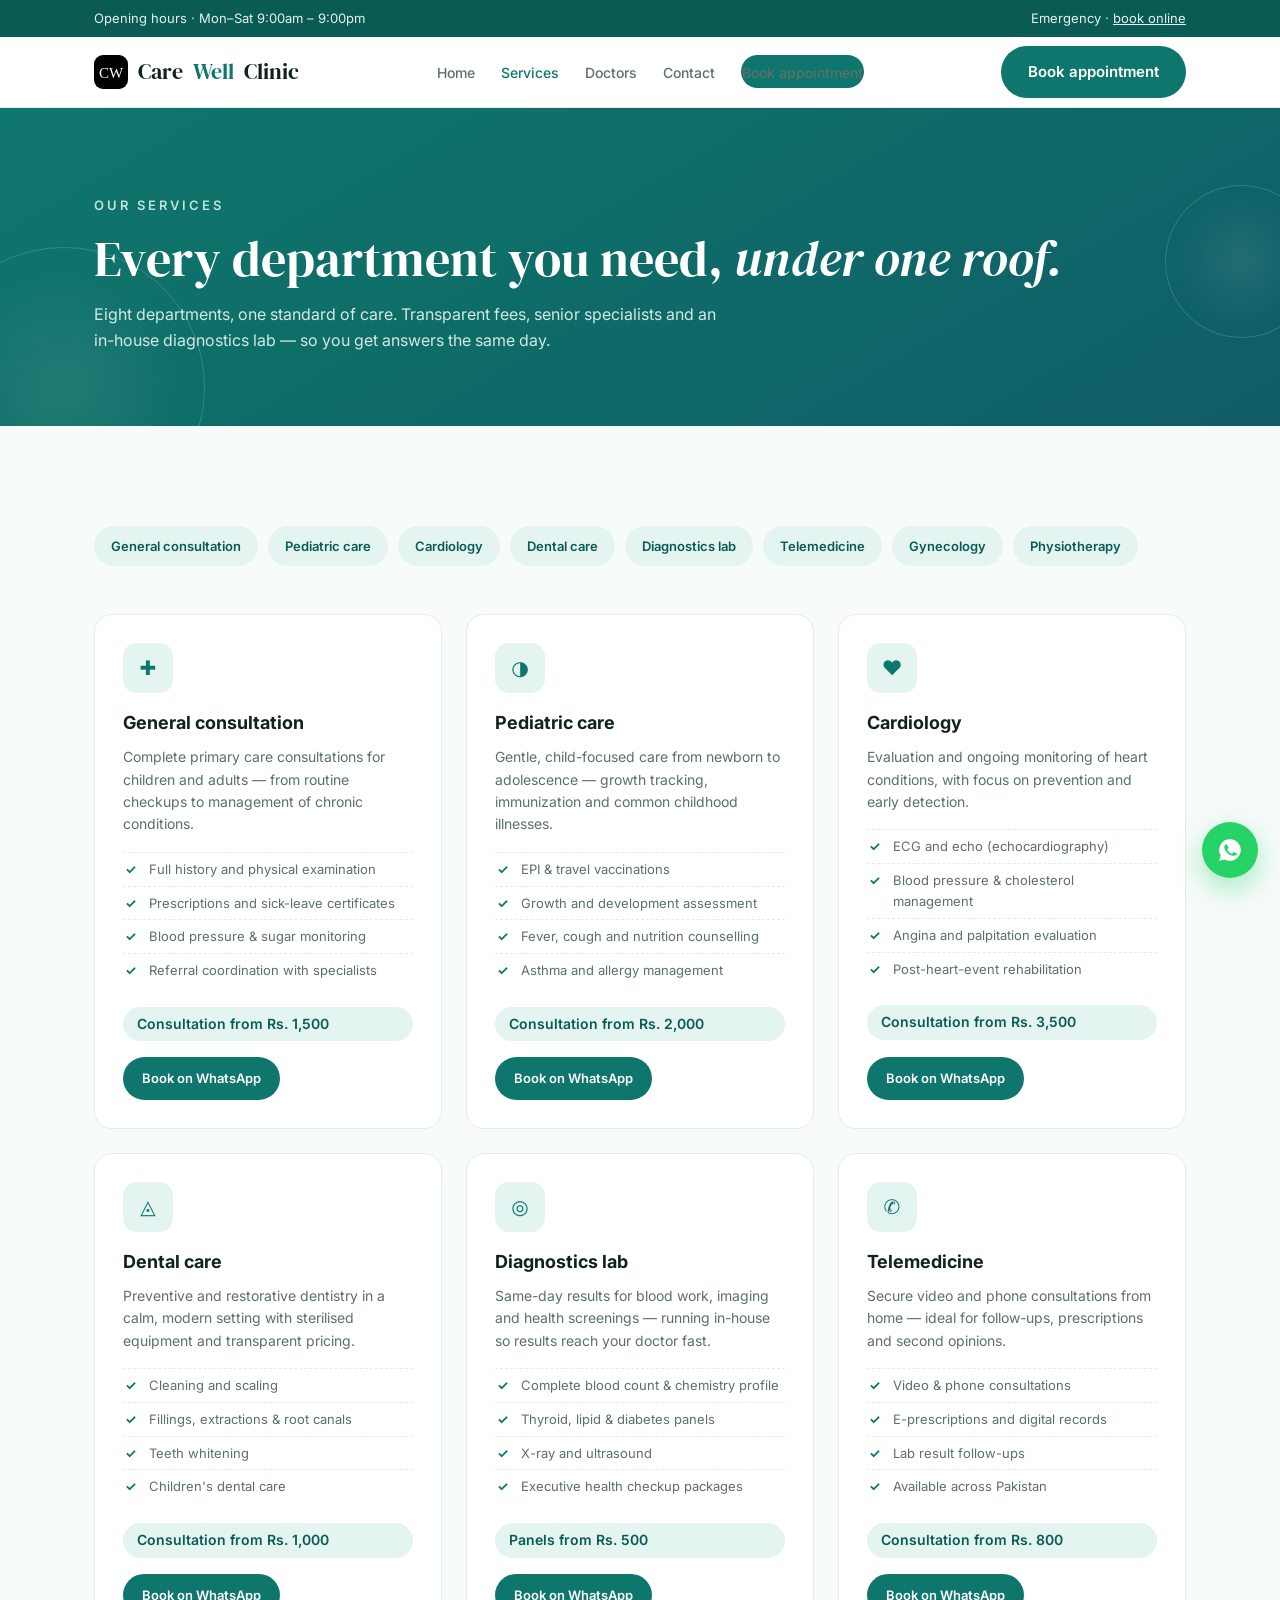
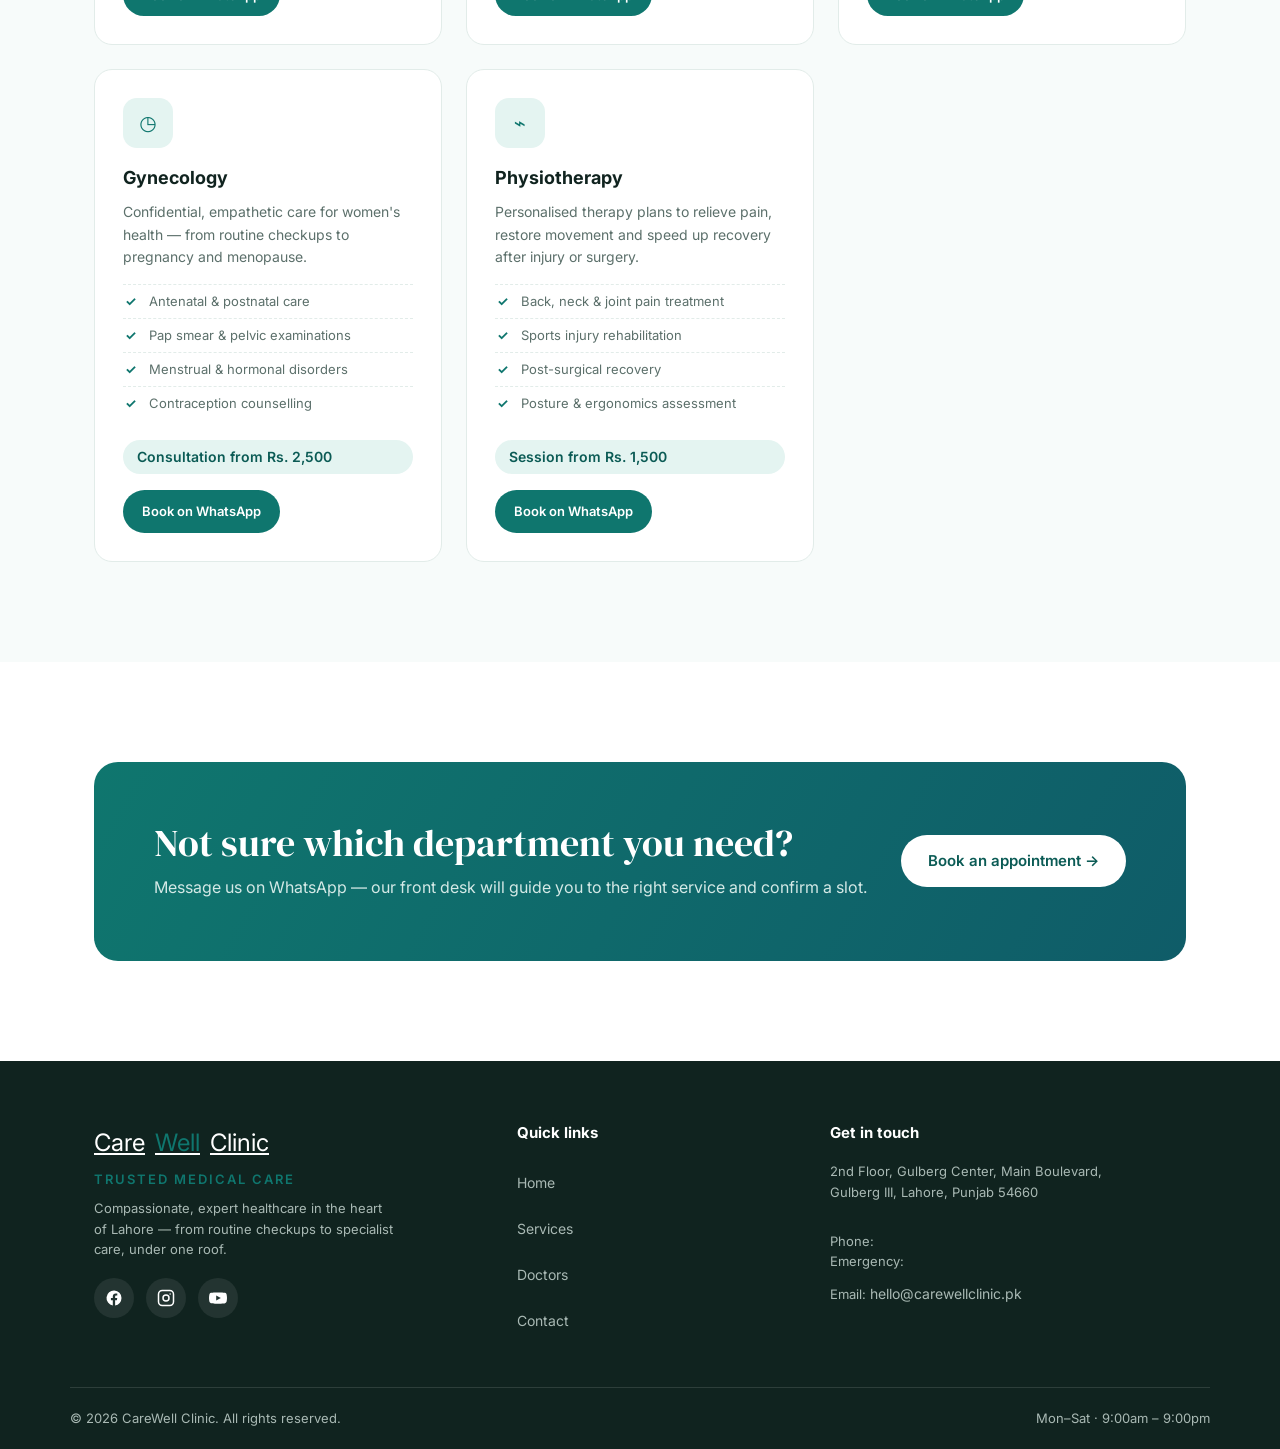
<file: services.html>
<!DOCTYPE html>
<html lang="en">
<head>
<meta charset="UTF-8" />
<meta name="viewport" content="width=device-width, initial-scale=1.0" />
<link rel="icon" type="image/svg+xml" href="/favicon.svg" />
<title>Our Services — CareWell Clinic Lahore</title>
<meta name="description" content="Explore departments at CareWell Clinic: General consultation, Pediatric care, Cardiology, Dental care, Diagnostics lab, Telemedicine, Gynecology and Physiotherapy." />
<link rel="preconnect" href="https://fonts.googleapis.com" />
<link rel="preconnect" href="https://fonts.gstatic.com" crossorigin />
<link href="https://fonts.googleapis.com/css2?family=DM+Serif+Display:ital@0;1&family=Inter:wght@400;500;600;700&display=swap" rel="stylesheet" />
<link rel="stylesheet" href="css/style.css" />
</head>
<body>
<div class="sp" id="sp" aria-hidden="true"></div>
<a class="skip" href="#main">Skip to content</a>

<div class="top-bar"><div class="container"><span>Opening hours · Mon–Sat 9:00am – 9:00pm</span><span>Emergency · <a href="contact.html#book">book online</a></span></div></div>

<header id="site-header">
  <div class="container nav">
    <a class="brand" href="index.html"><svg class="logo" width="34" height="34" viewBox="0 0 34 34" aria-hidden="true"><rect width="34" height="34" rx="9" fill="0F766E"/><text x="17" y="23" text-anchor="middle" font-family="Georgia,serif" font-size="15" fill="#fff">CW</text></svg>Care<span>Well</span> Clinic</a>
    <nav class="nav-links" id="nav-links" aria-label="Primary">
      <a href="index.html">Home</a>
      <a href="services.html" aria-current="page">Services</a>
      <a href="doctors.html">Doctors</a>
      <a href="contact.html">Contact</a>
      <a class="btn btn-teal" href="contact.html#book">Book appointment</a>
    </nav>
    <a class="btn btn-teal" href="contact.html#book">Book appointment</a>
    <button class="nav-toggle" id="nav-toggle" aria-expanded="false" aria-controls="nav-links" aria-label="Toggle navigation menu">
      <svg width="20" height="20" viewBox="0 0 24 24" fill="none" stroke="currentColor" stroke-width="2" stroke-linecap="round" aria-hidden="true"><line x1="3" y1="6" x2="21" y2="6"/><line x1="3" y1="12" x2="21" y2="12"/><line x1="3" y1="18" x2="21" y2="18"/></svg>
    </button>
  </div>
</header>

<main id="main">
  <section class="page-hero">
    <div class="hero-fx" aria-hidden="true"><div class="orb o1"></div><div class="orb o2"></div></div>
    <div class="container">
      <span class="kicker rise" style="--d:.05s">Our services</span>
      <h1 class="rise" style="--d:.15s">Every department you need, <em>under one roof.</em></h1>
      <p class="rise" style="--d:.25s">Eight departments, one standard of care. Transparent fees, senior specialists and an in-house diagnostics lab — so you get answers the same day.</p>
    </div>
  </section>

  <section id="departments">
    <div class="container">
      <div class="dept-index reveal" aria-label="Department index">
        <a href="#general">General consultation</a>
        <a href="#pediatric">Pediatric care</a>
        <a href="#cardiology">Cardiology</a>
        <a href="#dental">Dental care</a>
        <a href="#diagnostics">Diagnostics lab</a>
        <a href="#telemedicine">Telemedicine</a>
        <a href="#gynecology">Gynecology</a>
        <a href="#physio">Physiotherapy</a>
      </div>

      <div class="serv-grid">
        <article class="serv reveal" id="general">
          <span class="ic" aria-hidden="true">✚</span><h3>General consultation</h3>
          <p class="intro">Complete primary care consultations for children and adults — from routine checkups to management of chronic conditions.</p>
          <ul class="inc-list">
            <li>Full history and physical examination</li>
            <li>Prescriptions and sick-leave certificates</li>
            <li>Blood pressure &amp; sugar monitoring</li>
            <li>Referral coordination with specialists</li>
          </ul>
          <span class="fee">Consultation from Rs. 1,500</span>
          <div class="actions"><a class="btn btn-teal btn-sm wa-booking" data-service="a General consultation" href="#">Book on WhatsApp</a></div>
        </article>

        <article class="serv reveal" id="pediatric">
          <span class="ic" aria-hidden="true">◑</span><h3>Pediatric care</h3>
          <p class="intro">Gentle, child-focused care from newborn to adolescence — growth tracking, immunization and common childhood illnesses.</p>
          <ul class="inc-list">
            <li>EPI &amp; travel vaccinations</li>
            <li>Growth and development assessment</li>
            <li>Fever, cough and nutrition counselling</li>
            <li>Asthma and allergy management</li>
          </ul>
          <span class="fee">Consultation from Rs. 2,000</span>
          <div class="actions"><a class="btn btn-teal btn-sm wa-booking" data-service="a Pediatric care appointment" href="#">Book on WhatsApp</a></div>
        </article>

        <article class="serv reveal" id="cardiology">
          <span class="ic" aria-hidden="true">♥</span><h3>Cardiology</h3>
          <p class="intro">Evaluation and ongoing monitoring of heart conditions, with focus on prevention and early detection.</p>
          <ul class="inc-list">
            <li>ECG and echo (echocardiography)</li>
            <li>Blood pressure &amp; cholesterol management</li>
            <li>Angina and palpitation evaluation</li>
            <li>Post-heart-event rehabilitation</li>
          </ul>
          <span class="fee">Consultation from Rs. 3,500</span>
          <div class="actions"><a class="btn btn-teal btn-sm wa-booking" data-service="a Cardiology appointment" href="#">Book on WhatsApp</a></div>
        </article>

        <article class="serv reveal" id="dental">
          <span class="ic" aria-hidden="true">◬</span><h3>Dental care</h3>
          <p class="intro">Preventive and restorative dentistry in a calm, modern setting with sterilised equipment and transparent pricing.</p>
          <ul class="inc-list">
            <li>Cleaning and scaling</li>
            <li>Fillings, extractions &amp; root canals</li>
            <li>Teeth whitening</li>
            <li>Children's dental care</li>
          </ul>
          <span class="fee">Consultation from Rs. 1,000</span>
          <div class="actions"><a class="btn btn-teal btn-sm wa-booking" data-service="a Dental care appointment" href="#">Book on WhatsApp</a></div>
        </article>

        <article class="serv reveal" id="diagnostics">
          <span class="ic" aria-hidden="true">◎</span><h3>Diagnostics lab</h3>
          <p class="intro">Same-day results for blood work, imaging and health screenings — running in-house so results reach your doctor fast.</p>
          <ul class="inc-list">
            <li>Complete blood count &amp; chemistry profile</li>
            <li>Thyroid, lipid &amp; diabetes panels</li>
            <li>X-ray and ultrasound</li>
            <li>Executive health checkup packages</li>
          </ul>
          <span class="fee">Panels from Rs. 500</span>
          <div class="actions"><a class="btn btn-teal btn-sm wa-booking" data-service="a Diagnostics lab test" href="#">Book on WhatsApp</a></div>
        </article>

        <article class="serv reveal" id="telemedicine">
          <span class="ic" aria-hidden="true">✆</span><h3>Telemedicine</h3>
          <p class="intro">Secure video and phone consultations from home — ideal for follow-ups, prescriptions and second opinions.</p>
          <ul class="inc-list">
            <li>Video &amp; phone consultations</li>
            <li>E-prescriptions and digital records</li>
            <li>Lab result follow-ups</li>
            <li>Available across Pakistan</li>
          </ul>
          <span class="fee">Consultation from Rs. 800</span>
          <div class="actions"><a class="btn btn-teal btn-sm wa-booking" data-service="a Telemedicine consultation" href="#">Book on WhatsApp</a></div>
        </article>

        <article class="serv reveal" id="gynecology">
          <span class="ic" aria-hidden="true">◷</span><h3>Gynecology</h3>
          <p class="intro">Confidential, empathetic care for women's health — from routine checkups to pregnancy and menopause.</p>
          <ul class="inc-list">
            <li>Antenatal &amp; postnatal care</li>
            <li>Pap smear &amp; pelvic examinations</li>
            <li>Menstrual &amp; hormonal disorders</li>
            <li>Contraception counselling</li>
          </ul>
          <span class="fee">Consultation from Rs. 2,500</span>
          <div class="actions"><a class="btn btn-teal btn-sm wa-booking" data-service="a Gynecology consultation" href="#">Book on WhatsApp</a></div>
        </article>

        <article class="serv reveal" id="physio">
          <span class="ic" aria-hidden="true">⌁</span><h3>Physiotherapy</h3>
          <p class="intro">Personalised therapy plans to relieve pain, restore movement and speed up recovery after injury or surgery.</p>
          <ul class="inc-list">
            <li>Back, neck &amp; joint pain treatment</li>
            <li>Sports injury rehabilitation</li>
            <li>Post-surgical recovery</li>
            <li>Posture &amp; ergonomics assessment</li>
          </ul>
          <span class="fee">Session from Rs. 1,500</span>
          <div class="actions"><a class="btn btn-teal btn-sm wa-booking" data-service="a Physiotherapy session" href="#">Book on WhatsApp</a></div>
        </article>
      </div>
    </div>
  </section>

  <section id="book-cta" class="alt">
    <div class="container">
      <div class="cta-band reveal">
        <div><h2>Not sure which department you need?</h2><p>Message us on WhatsApp — our front desk will guide you to the right service and confirm a slot.</p></div>
        <a class="btn btn-soft" href="contact.html#book">Book an appointment →</a>
      </div>
    </div>
  </section>
</main>

<footer>
  <div class="container footer-grid">
    <div>
      <a class="brand" href="index.html">Care<span>Well</span> Clinic</a>
      <span class="footer-tag">Trusted Medical Care</span>
      <p>Compassionate, expert healthcare in the heart of Lahore — from routine checkups to specialist care, under one roof.</p>
      <div class="social">
        <a href="#" aria-label="CareWell Clinic on Facebook"><svg width="18" height="18" viewBox="0 0 24 24" fill="currentColor" aria-hidden="true"><path d="M22 12a10 10 0 1 0-11.6 9.9v-7H7.9V12h2.5V9.8c0-2.5 1.5-3.9 3.8-3.9 1.1 0 2.2.2 2.2.2v2.5h-1.3c-1.2 0-1.6.8-1.6 1.6V12h2.8l-.4 2.9h-2.4v7A10 10 0 0 0 22 12z"/></svg></a>
        <a href="#" aria-label="CareWell Clinic on Instagram"><svg width="18" height="18" viewBox="0 0 24 24" fill="none" stroke="currentColor" stroke-width="2" aria-hidden="true"><rect x="2" y="2" width="20" height="20" rx="5"/><circle cx="12" cy="12" r="4"/><circle cx="17.5" cy="6.5" r="1" fill="currentColor" stroke="none"/></svg></a>
        <a href="#" aria-label="CareWell Clinic on YouTube"><svg width="18" height="18" viewBox="0 0 24 24" fill="currentColor" aria-hidden="true"><path d="M23.5 7.2a3 3 0 0 0-2.1-2.1C19.6 4.5 12 4.5 12 4.5s-7.6 0-9.4.6A3 3 0 0 0 .5 7.2 31 31 0 0 0 0 12a31 31 0 0 0 .5 4.8 3 3 0 0 0 2.1 2.1c1.8.6 9.4.6 9.4.6s7.6 0 9.4-.6a3 3 0 0 0 2.1-2.1A31 31 0 0 0 24 12a31 31 0 0 0-.5-4.8zM9.6 15.4V8.6l6.2 3.4-6.2 3.4z"/></svg></a>
      </div>
    </div>
    <div>
      <h3>Quick links</h3>
      <ul>
        <li><a href="index.html">Home</a></li>
        <li><a href="services.html">Services</a></li>
        <li><a href="doctors.html">Doctors</a></li>
        <li><a href="contact.html">Contact</a></li>
      </ul>
    </div>
    <div>
      <h3>Get in touch</h3>
      <address>
        <p>2nd Floor, Gulberg Center, Main Boulevard,<br />Gulberg III, Lahore, Punjab 54660</p>
        <p style="margin-top:10px">Phone: <br />Emergency: <br />Email: <a href="mailto:hello@carewellclinic.pk">hello@carewellclinic.pk</a></p>
      </address>
    </div>
  </div>
  <div class="container footer-bottom">
    <span>© 2026 CareWell Clinic. All rights reserved.</span>
    <span>Mon–Sat · 9:00am – 9:00pm</span>
  </div>
</footer>

<a class="wa" href="contact.html#book" target="_blank" rel="noopener" aria-label="Chat with CareWell Clinic on WhatsApp">
  <svg width="26" height="26" viewBox="0 0 24 24" fill="currentColor" aria-hidden="true"><path d="M12 2a10 10 0 0 0-8.6 15.1L2 22l5-1.3A10 10 0 1 0 12 2zm5.5 14.1c-.2.6-1.2 1.2-1.7 1.2-.5.1-1 .2-3.3-.7-2.8-1.1-4.6-4-4.7-4.2-.1-.2-1.1-1.5-1.1-2.9s.7-2 1-2.3c.2-.3.5-.3.7-.3h.5c.2 0 .4 0 .6.5l.9 2.1c.1.2.1.4 0 .6l-.5.7-.4.4c-.1.1-.3.3-.1.6.2.3.8 1.3 1.7 2.1 1.2 1.1 2.2 1.4 2.5 1.5.3.2.5.1.7-.1l1-1.2c.2-.3.4-.2.7-.1l2 1c.3.1.5.2.6.3.1.1.1.8-.1 1.3z"/></svg>
</a>

<script src="js/main.js"></script>
</body>
</html>
</file>
<file: css/style.css>
:root{
  --teal:#0F766E;--teal-dark:#0B5B55;--teal-soft:#E4F4F1;--ink:#10231F;--muted:#5C706B;
  --bg:#F7FBFA;--card:#fff;--line:#E2ECE9;--amber:#E8A33D;
  --serif:"DM Serif Display",Georgia,serif;--sans:"Inter",system-ui,sans-serif;
  --shadow-sm:0 4px 14px rgba(16,35,31,.07);--shadow-lg:0 30px 70px rgba(5,40,38,.4);
  --radius:18px;
}
*{margin:0;padding:0;box-sizing:border-box}
html{scroll-behavior:smooth}
body{font-family:var(--sans);background:var(--bg);color:var(--ink);line-height:1.6;-webkit-font-smoothing:antialiased}
::selection{background:var(--teal);color:#fff}
a{color:inherit}
img{max-width:100%;display:block}
.container{max-width:1140px;margin:0 auto;padding:0 24px}
.skip{position:absolute;left:-999px;top:0;background:var(--teal);color:#fff;padding:12px 20px;z-index:200;border-radius:0 0 12px 0;font-weight:600}
.skip:focus{left:0}

/* ---------- Top bar & header ---------- */
.top-bar{background:var(--teal-dark);color:#E6F2F0;font-size:13px;padding:8px 0}
.top-bar .container{display:flex;justify-content:space-between;gap:16px;flex-wrap:wrap}
.top-bar strong{color:#fff;font-weight:600}
header{position:sticky;top:0;z-index:100;background:rgba(255,255,255,.92);backdrop-filter:blur(14px);border-bottom:1px solid var(--line)}
.nav{display:flex;align-items:center;justify-content:space-between;height:70px;gap:18px}
.nav .brand{font-family:var(--serif);font-size:22px;font-weight:400;text-decoration:none;white-space:nowrap;display:inline-flex;align-items:center;min-height:44px}
.brand span{color:var(--teal)}
.nav-links{display:flex;gap:26px;align-items:center}
.nav-links a{text-decoration:none;font-size:14px;font-weight:500;color:var(--muted);position:relative;padding:6px 0}
.nav-links a:hover{color:var(--ink)}
.nav-links a[aria-current="page"]{color:var(--teal)}
.nav-links a[aria-current="page"]::after{content:"";position:absolute;left:0;right:0;bottom:0;height:2px;border-radius:2px;background:var(--teal)}
.nav-toggle{display:none;background:none;border:1px solid var(--line);border-radius:10px;width:44px;height:44px;cursor:pointer;font-family:var(--sans);color:var(--teal)}
.nav-toggle svg{display:block;margin:auto}

/* ---------- Buttons ---------- */
.btn{display:inline-flex;align-items:center;gap:8px;padding:13px 26px;border-radius:999px;font-weight:600;font-size:15px;text-decoration:none;border:1px solid transparent;cursor:pointer;font-family:var(--sans);transition:transform .15s,box-shadow .2s,background .2s}
.btn:active{transform:scale(.97)}
.btn-teal{background:var(--teal);color:#fff}
.btn-teal:hover{background:var(--teal-dark);box-shadow:0 10px 28px rgba(15,118,110,.32)}
.btn-soft{background:var(--teal-soft);color:var(--teal-dark)}
.btn-soft:hover{background:#D3ECE7}
.btn-ghost-light{background:rgba(255,255,255,.1);color:#fff;border-color:rgba(255,255,255,.4)}
.btn-ghost-light:hover{background:rgba(255,255,255,.18)}
.btn-sm{padding:10px 18px;font-size:13px}

/* ---------- Hero (home) ---------- */
.hero{background:linear-gradient(150deg,#0F766E 0%,#0E6E68 40%,#0F5C68 100%);color:#fff;padding:clamp(60px,8vw,96px) 0;position:relative;overflow:hidden}
.hero .ring{position:absolute;width:44vmax;height:44vmax;right:-16vmax;top:-20vmax;border-radius:50%;border:1px solid rgba(255,255,255,.14);pointer-events:none}
.hero .ring::after{content:"";position:absolute;inset:6vmax;border-radius:50%;border:1px solid rgba(255,255,255,.12)}
.hero-grid{display:grid;grid-template-columns:1.1fr .9fr;gap:48px;align-items:center;position:relative;z-index:2}
.hero .kicker{font-size:13px;letter-spacing:3px;text-transform:uppercase;color:#BFE3DE;font-weight:600}
.hero h1{font-family:var(--serif);font-weight:400;font-size:clamp(38px,5.4vw,56px);line-height:1.1;margin:16px 0 18px;text-wrap:balance}
.hero h1 em{font-style:italic;color:#BFE3DE}
.hero p{color:#D4E9E6;max-width:520px;margin-bottom:28px}
.hero-actions{display:flex;gap:12px;flex-wrap:wrap}
.hero-note{font-size:13px;color:#BFE3DE;margin-top:18px;max-width:520px}
.hero-note a{color:#fff;font-weight:600;text-decoration:underline;display:inline-block;padding:12px 2px}

/* ---------- Page hero (inner pages) ---------- */
.page-hero{background:linear-gradient(150deg,#0F766E 0%,#0E6E68 40%,#0F5C68 100%);color:#fff;padding:clamp(56px,7vw,84px) 0 clamp(44px,6vw,72px);position:relative;overflow:hidden}
.page-hero .kicker{font-size:13px;letter-spacing:3px;text-transform:uppercase;color:#BFE3DE;font-weight:600}
.page-hero h1{font-family:var(--serif);font-weight:400;font-size:clamp(34px,4.6vw,50px);line-height:1.1;margin:14px 0 16px;text-wrap:balance}
.page-hero p{color:#D4E9E6;max-width:640px}

/* ---------- Appointment card & forms ---------- */
.appt-card{background:#fff;border-radius:22px;color:var(--ink);padding:26px;box-shadow:var(--shadow-lg)}
.appt-card h3{font-family:var(--serif);font-size:22px;font-weight:400;margin-bottom:16px}
.field label{font-size:12px;font-weight:600;color:var(--muted);display:block;margin:12px 0 5px}
.field input,.field select,.field textarea{width:100%;padding:12px 14px;border:1px solid var(--line);border-radius:11px;font-size:14px;font-family:var(--sans);background:#FBFDFC;color:var(--ink)}
.field input:focus,.field select:focus,.field textarea:focus{outline:none;border-color:var(--teal)}
.field textarea{resize:vertical;min-height:96px}
.appt-card .btn{width:100%;justify-content:center;margin-top:18px}
.form-hint{font-size:12px;color:var(--muted);margin-top:10px;text-align:center}

/* ---------- Stats ---------- */
.stats{border-bottom:1px solid var(--line);background:#fff}
.stats-grid{display:grid;grid-template-columns:repeat(4,1fr);gap:24px;padding:40px 0;text-align:center}
.stat strong{font-family:var(--serif);font-size:36px;font-weight:400;color:var(--teal);display:block}
.stat span{font-size:13px;color:var(--muted)}

/* ---------- Sections ---------- */
section{padding:clamp(64px,8vw,100px) 0}
.sec-head{max-width:640px;margin-bottom:48px}
.sec-head .kicker{font-size:12px;font-weight:700;letter-spacing:3px;text-transform:uppercase;color:var(--teal)}
.sec-head h2{font-family:var(--serif);font-weight:400;font-size:clamp(30px,4vw,42px);line-height:1.15;margin-top:12px;text-wrap:balance}
.sec-head p{color:var(--muted);margin-top:12px}
.alt{background:#fff}
.sec-center{margin-left:auto;margin-right:auto;text-align:center}

/* ---------- Services grid ---------- */
.serv-grid{display:grid;grid-template-columns:repeat(3,1fr);gap:24px}
.serv{background:#fff;border:1px solid var(--line);border-radius:var(--radius);padding:28px;transition:transform .2s,box-shadow .2s;display:flex;flex-direction:column}
.serv:hover{transform:translateY(-5px);box-shadow:0 22px 44px rgba(16,35,31,.1)}
.serv .ic{width:50px;height:50px;display:flex;align-items:center;justify-content:center;background:var(--teal-soft);color:var(--teal);border-radius:14px;font-size:20px;margin-bottom:16px;flex:none}
.serv h3{font-size:18px;margin-bottom:8px}
.serv .intro{font-size:14px;color:var(--muted)}
.serv .inc-list{list-style:none;margin:16px 0 20px;font-size:13px;color:var(--muted)}
.serv .inc-list li{padding:6px 0 6px 26px;position:relative;border-top:1px dashed var(--line)}
.serv .inc-list li::before{content:"✓";position:absolute;left:2px;color:var(--teal);font-weight:700}
.serv .fee{display:inline-block;background:var(--teal-soft);color:var(--teal-dark);font-weight:600;font-size:14px;padding:6px 14px;border-radius:999px;margin-bottom:16px}
.serv .actions{margin-top:auto;display:flex;gap:10px;flex-wrap:wrap}

/* ---------- Why us ---------- */
.why-grid{display:grid;grid-template-columns:repeat(4,1fr);gap:24px}
.why{background:var(--bg);border:1px solid var(--line);border-radius:var(--radius);padding:26px}
.why .ic{width:46px;height:46px;display:flex;align-items:center;justify-content:center;background:#fff;border:1px solid var(--line);border-radius:12px;font-size:20px;margin-bottom:14px}
.why h3{font-size:16px;margin-bottom:8px}
.why p{font-size:13px;color:var(--muted)}

/* ---------- Doctors ---------- */
.doc-grid{display:grid;grid-template-columns:repeat(3,1fr);gap:24px}
.doc{background:#fff;border:1px solid var(--line);border-radius:var(--radius);overflow:hidden;display:flex;flex-direction:column}
.doc-art{height:170px;background:linear-gradient(150deg,var(--teal-soft),#fff);display:flex;align-items:center;justify-content:center;position:relative;overflow:hidden}
.doc-art .avatar{width:96px;height:96px;border-radius:50%;background:linear-gradient(140deg,var(--teal),#0F5C68);color:#fff;display:flex;align-items:center;justify-content:center;font-family:var(--serif);font-size:30px;box-shadow:0 14px 30px rgba(15,118,110,.3)}
.doc-body{padding:22px;text-align:center;flex:1;display:flex;flex-direction:column}
.doc-body h3{font-size:18px}
.doc-body .spec{color:var(--teal);font-size:13px;font-weight:600;margin:4px 0 4px}
.doc-body .exp{font-size:12px;color:var(--amber);font-weight:600;margin-bottom:8px}
.doc-body p{font-size:13px;color:var(--muted)}
.doc-body .meta{margin-top:auto;padding-top:10px;font-size:12px;color:var(--muted)}
.dept-index{display:flex;flex-wrap:wrap;gap:10px;margin-bottom:48px}
.dept-index a{font-size:13px;font-weight:600;color:var(--teal-dark);background:var(--teal-soft);border:1px solid transparent;padding:9px 16px;border-radius:999px;text-decoration:none;transition:background .2s}
.dept-index a:hover{background:#D3ECE7;border-color:#B9DED7}
.join-note{background:linear-gradient(120deg,var(--teal-soft),#fff);border:1px solid #C9E5DF;border-radius:var(--radius);padding:clamp(28px,4vw,44px);margin-top:56px;text-align:center}
.join-note h2{font-family:var(--serif);font-weight:400;font-size:clamp(24px,3vw,32px)}
.join-note p{color:var(--muted);max-width:560px;margin:12px auto 20px}
.join-note a{color:var(--teal-dark);font-weight:600}

/* ---------- Testimonials ---------- */
.tst-grid{display:grid;grid-template-columns:repeat(3,1fr);gap:24px}
.tst{background:#fff;border:1px solid var(--line);border-radius:var(--radius);padding:26px}
.tst .stars{color:var(--amber);margin-bottom:12px;letter-spacing:2px}
.tst p{font-size:14px;color:var(--muted);font-style:italic}
.tst .who{margin-top:16px;font-size:14px;font-weight:600}
.tst .who span{display:block;font-weight:400;color:var(--muted);font-size:12px}

/* ---------- FAQ ---------- */
.faq{max-width:760px;margin:0 auto}
.faq details{background:#fff;border:1px solid var(--line);border-radius:14px;padding:20px 24px;margin-bottom:12px}
.faq summary{font-weight:600;font-size:15px;cursor:pointer;list-style:none;display:flex;justify-content:space-between;align-items:center;gap:16px}
.faq summary::-webkit-details-marker{display:none}
.faq summary::after{content:"+";font-size:20px;color:var(--teal);flex:none}
.faq details[open] summary::after{content:"−"}
.faq p{margin-top:10px;color:var(--muted);font-size:14px}

/* ---------- Contact ---------- */
.contact-grid{display:grid;grid-template-columns:.9fr 1.1fr;gap:32px;align-items:start}
.info-list{display:grid;gap:16px}
.info-item{background:#fff;border:1px solid var(--line);border-radius:var(--radius);padding:22px;display:flex;gap:16px;align-items:flex-start}
.info-item .ic{flex:none;width:44px;height:44px;display:flex;align-items:center;justify-content:center;background:var(--teal-soft);color:var(--teal);border-radius:12px;font-size:18px}
.info-item h3{font-size:15px;margin-bottom:4px}
.info-item p,.info-item a{font-size:14px;color:var(--muted);text-decoration:none;display:block}
.info-item a:hover{color:var(--teal)}
.hours-table{width:100%;border-collapse:collapse;font-size:14px;color:var(--muted)}
.hours-table td{padding:5px 0}
.hours-table td:last-child{text-align:right;font-weight:600;color:var(--ink)}
.hours-table .today{color:var(--teal)}

/* ---------- CTA band ---------- */
.cta-band{background:linear-gradient(120deg,var(--teal),#0F5C68);border-radius:24px;color:#fff;padding:clamp(36px,5vw,60px);display:flex;align-items:center;justify-content:space-between;gap:28px;flex-wrap:wrap}
.cta-band h2{font-family:var(--serif);font-weight:400;font-size:clamp(26px,3.6vw,38px);line-height:1.15}
.cta-band p{color:#D4E9E6;margin-top:10px}
.cta-band .btn-soft{background:#fff;color:var(--teal-dark)}

/* ---------- Footer ---------- */
footer{background:var(--ink);color:#A9B9B4;font-size:14px;padding:60px 0 0}
.footer-grid{display:grid;grid-template-columns:1.4fr 1fr 1.3fr;gap:40px;padding-bottom:44px}
.footer-grid .brand{color:#fff;font-size:24px;margin-bottom:4px;display:inline-flex;align-items:center;min-height:44px;line-height:1.3}
.footer-grid p{font-size:13px;max-width:300px;margin-bottom:16px}
.footer-tag{color:var(--teal);font-weight:600;font-size:13px;letter-spacing:2px;text-transform:uppercase;margin-bottom:8px;display:block}
.footer-grid h3{color:#fff;font-size:15px;margin-bottom:16px}
.footer-grid ul{list-style:none;display:grid;gap:2px}
.footer-grid ul a{text-decoration:none;color:#A9B9B4;font-size:14px;display:inline-flex;align-items:center;min-height:44px}
.footer-grid ul a:hover{color:#fff;padding-left:4px}
.footer-grid address{font-style:normal;display:grid;gap:2px}
.footer-grid address a{text-decoration:none;color:#A9B9B4;font-size:14px;display:inline-flex;align-items:center;min-height:44px}
.social{display:flex;gap:12px;margin-top:18px}
.social a{width:40px;height:40px;border-radius:50%;background:rgba(255,255,255,.08);display:flex;align-items:center;justify-content:center;color:#fff;text-decoration:none;transition:background .2s}
.social a:hover{background:var(--teal)}
.social svg{display:block}
.footer-bottom{border-top:1px solid rgba(255,255,255,.12);padding:20px 0;font-size:13px;display:flex;justify-content:space-between;gap:12px;flex-wrap:wrap}

/* ---------- Floating WhatsApp ---------- */
.wa{position:fixed;right:22px;bottom:22px;z-index:150;width:56px;height:56px;border-radius:50%;background:#25D366;display:flex;align-items:center;justify-content:center;color:#fff;box-shadow:0 10px 28px rgba(37,211,102,.4);text-decoration:none;transition:transform .2s}
.wa:hover{transform:scale(1.08)}

/* ---------- Motion / scroll effects ---------- */
.sp{position:fixed;top:0;left:0;height:3px;width:0;z-index:999;background:linear-gradient(90deg,var(--teal),#4BD1C2);box-shadow:0 0 12px rgba(15,118,110,.5)}
.hero-fx{position:absolute;inset:0;pointer-events:none;will-change:transform}
.orb{position:absolute;border-radius:50%;border:1px solid rgba(255,255,255,.16);background:radial-gradient(circle,rgba(255,255,255,.08),transparent 65%)}
.hero-fx .orb.o1{width:22vmax;height:22vmax;left:-6vmax;bottom:-8vmax;animation:bob 10s ease-in-out infinite}
.hero-fx .orb.o2{width:12vmax;height:12vmax;right:-3vmax;top:6vmax;animation:bob 8s ease-in-out 1.2s infinite}
@keyframes bob{0%,100%{transform:translateY(0)}50%{transform:translateY(-16px)}}
.marquee{overflow:hidden;background:var(--teal-dark);color:#D4E9E6;padding:13px 0;position:relative;z-index:3;border-bottom:1px solid rgba(255,255,255,.06)}
.marquee-track{display:flex;gap:46px;width:max-content;animation:scrollX 32s linear infinite}
.marquee span{font-size:13px;font-weight:600;letter-spacing:2px;text-transform:uppercase;white-space:nowrap;display:flex;align-items:center;gap:46px;color:#A7DAD2}
.marquee span::after{content:"✚";color:#BFE3DE;font-size:12px}
@keyframes scrollX{to{transform:translateX(-50%)}}
.spot{position:relative}
.spot::before{content:"";position:absolute;inset:0;border-radius:inherit;pointer-events:none;opacity:0;transition:opacity .3s;background:radial-gradient(340px circle at var(--mx,50%) var(--my,50%),rgba(255,255,255,.85),transparent 45%);z-index:1}
.spot:hover::before{opacity:.14}
.rise{opacity:0;animation:rise .7s cubic-bezier(.22,1,.36,1) forwards;animation-delay:var(--d,0s)}
.hero .rise,.page-hero .rise{opacity:0;animation:rise .7s cubic-bezier(.22,1,.36,1) forwards;animation-delay:var(--d,0s)}
@keyframes rise{from{opacity:0;transform:translateY(26px)}to{opacity:1;transform:none}}
.reveal{opacity:0;transform:translateY(20px);transition:opacity .6s ease,transform .6s ease}
.reveal.in{opacity:1;transform:none}

:focus-visible{outline:3px solid var(--teal);outline-offset:2px;border-radius:4px}

/* ---------- Reduced motion ---------- */
@media (prefers-reduced-motion:reduce){
  html{scroll-behavior:auto}
  .reveal{opacity:1;transform:none;transition:none}
  .rise,.hero .rise,.page-hero .rise{opacity:1;transform:none;animation:none}
  .hero-fx,.marquee-track,.orb{animation:none !important;transform:none !important}
  .spot::before{display:none}
}

/* ---------- Responsive ---------- */
@media(max-width:960px){
  .hero-grid,.contact-grid{grid-template-columns:1fr}
  .serv-grid,.doc-grid,.tst-grid{grid-template-columns:1fr 1fr}
  .why-grid{grid-template-columns:1fr 1fr}
  .stats-grid{grid-template-columns:repeat(2,1fr)}
  .footer-grid{grid-template-columns:1fr 1fr}
  .nav-links{position:fixed;top:70px;left:0;right:0;background:#fff;flex-direction:column;gap:0;align-items:stretch;padding:8px 0 14px;border-bottom:1px solid var(--line);display:none;box-shadow:0 20px 30px rgba(16,35,31,.12)}
  header.nav-open .nav-links{display:flex}
  .nav-links a{padding:14px 24px;font-size:15px;border-bottom:1px solid var(--line)}
  .nav-links a[aria-current="page"]::after{display:none}
  .nav-links a[aria-current="page"]{background:var(--teal-soft)}
  .nav-toggle{display:block;flex-shrink:0}
  .nav-links .btn{margin-top:12px;margin-left:16px}
}
@media(max-width:600px){
  .nav>.btn-teal{display:none}
  .serv-grid,.doc-grid,.tst-grid,.why-grid,.footer-grid{grid-template-columns:1fr}
  .stats-grid{grid-template-columns:1fr 1fr}
  .hero{text-align:left}
  .cta-band{text-align:left}
}
/* header logo + entrance animation (portfolio polish) */
header{animation:navIn .7s cubic-bezier(.2,.7,.2,1) both}
@keyframes navIn{from{transform:translateY(-100%);opacity:0}to{transform:none;opacity:1}}
.brand{display:flex;align-items:center;gap:10px}
.brand .logo{width:34px;height:34px;flex:none;animation:logoPop .6s .25s cubic-bezier(.34,1.56,.64,1) both}
.logo{animation:logoPop .6s .25s cubic-bezier(.34,1.56,.64,1) both}
@keyframes logoPop{from{opacity:0;transform:scale(.4) rotate(-14deg)}to{opacity:1;transform:none}}
.nav-links a{position:relative;padding-bottom:3px}
.nav-links a::after{content:"";position:absolute;left:0;bottom:0;width:0;height:1px;background:currentColor;transition:width .3s ease}
.nav-links a:hover::after{width:100%}
</file>
